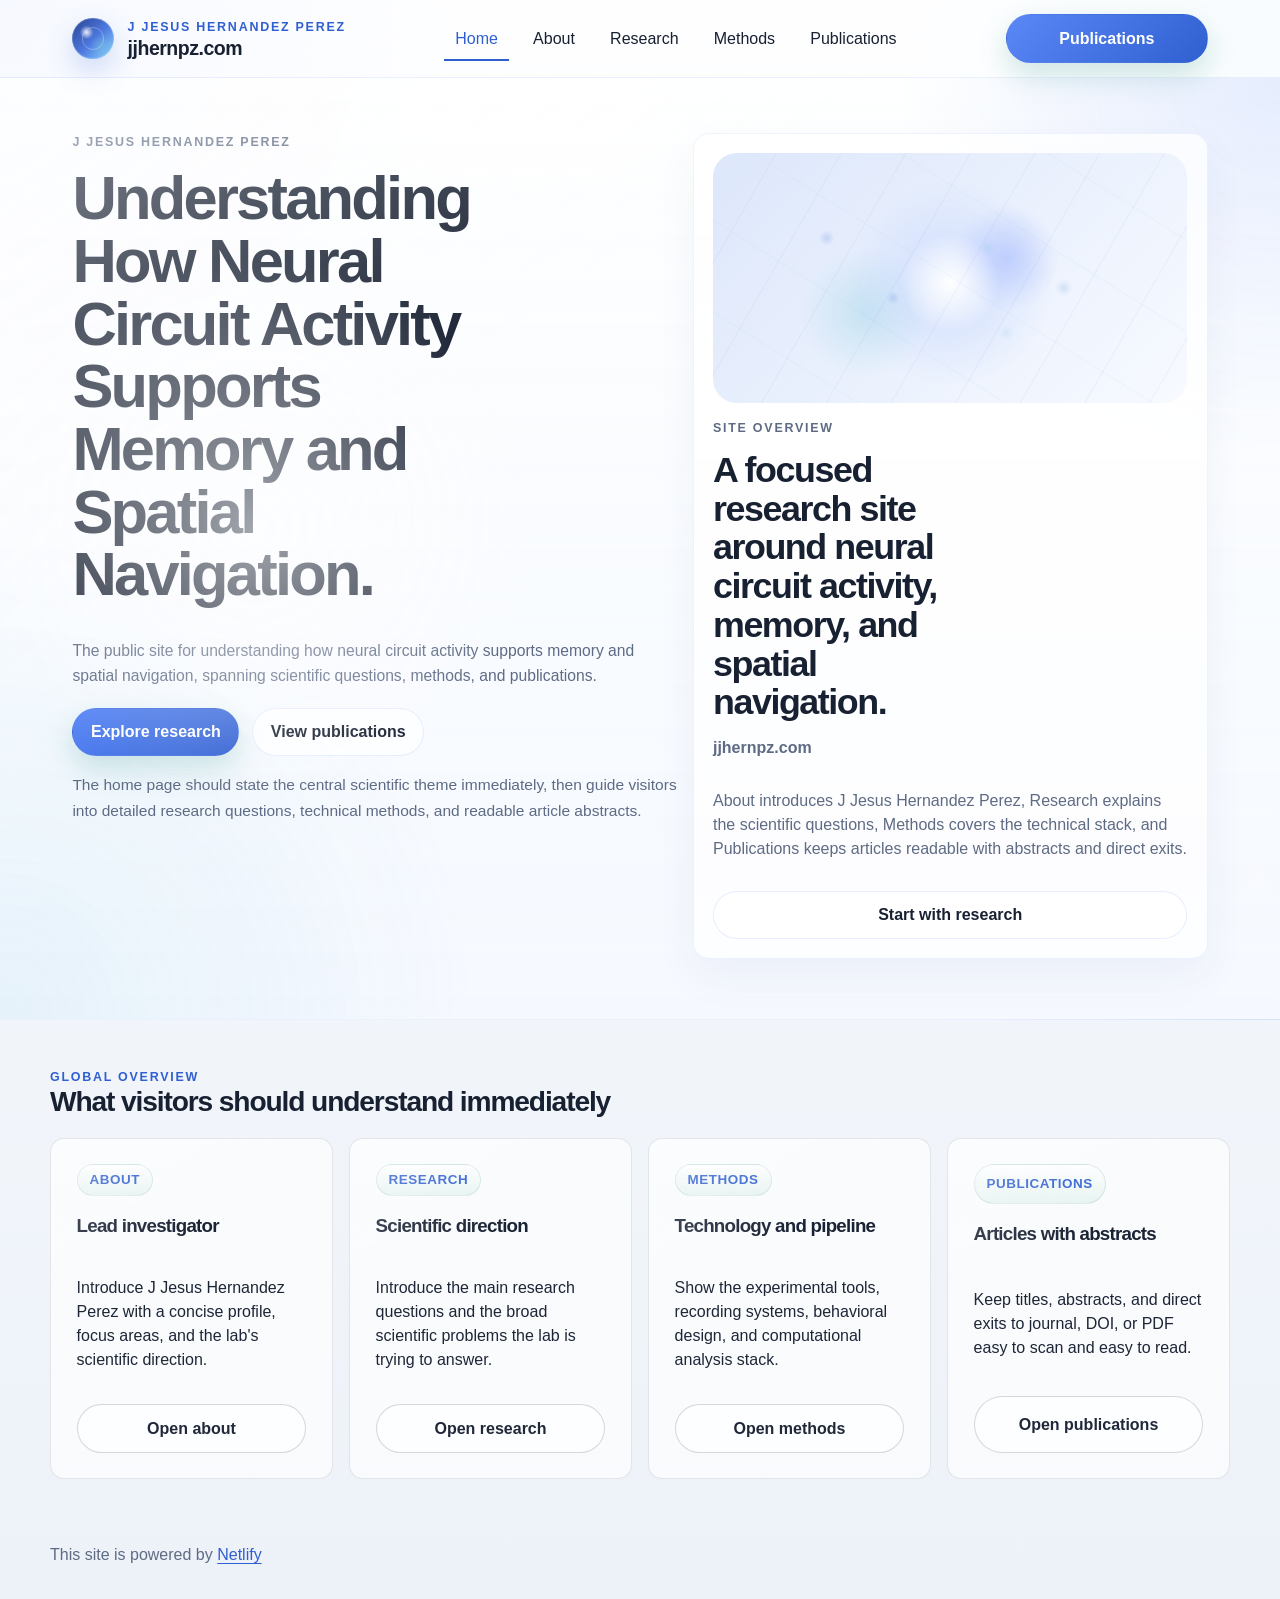
<file: site/index.html>
<!DOCTYPE html>
<html lang="en">
  <head>
    <meta charset="UTF-8" />
    <meta name="viewport" content="width=device-width, initial-scale=1.0" />
    <title>jjhernpz.com</title>
    <link rel="stylesheet" href="./assets/css/site.css" />
  </head>
  <body data-page-slug="home">
    <div class="site-shell">
      <header class="site-header site-header--home" id="top">
        <div class="topbar">
          <a class="brand-lockup" href="./index.html" aria-label="jjhernpz.com home">
            <span class="brand-mark" aria-hidden="true"></span>
            <span class="brand-text">
              <span class="eyebrow">J Jesus Hernandez Perez</span>
              <span class="brand-name">jjhernpz.com</span>
            </span>
          </a>

          <nav class="site-nav" aria-label="Main navigation">
            <ul>
              <li><a href="./index.html" aria-current="page">Home</a></li>
              <li><a href="./about/">About</a></li>
              <li><a href="./research/">Research</a></li>
              <li><a href="./methods/">Methods</a></li>
              <li><a href="./publications/">Publications</a></li>
            </ul>
          </nav>

          <a class="button nav-cta" href="./publications/" aria-label="Open publications">
            <span class="nav-cta-label">Publications</span>
            <span class="nav-cta-icon" aria-hidden="true"></span>
          </a>
        </div>

        <section class="hero hero--home reveal" data-delay="1">
          <div class="hero-grid hero-grid--home">
            <div class="hero-copy">
              <p class="eyebrow">J Jesus Hernandez Perez</p>
              <h1 class="site-title">Understanding How Neural Circuit Activity Supports Memory and Spatial Navigation.</h1>
              <p class="site-subtitle">
                The public site for understanding how neural circuit activity supports memory and spatial navigation,
                spanning scientific questions, methods, and publications.
              </p>
              <div class="action-row">
                <a class="button" href="./research/">Explore research</a>
                <a class="button secondary" href="./publications/">View publications</a>
              </div>
              <p class="hero-support-text">
                The home page should state the central scientific theme immediately, then guide visitors into detailed
                research questions, technical methods, and readable article abstracts.
              </p>
            </div>

            <aside class="hero-feature-card">
              <div class="hero-feature-media" aria-hidden="true"></div>
              <div class="hero-feature-copy">
                <p class="eyebrow">Site Overview</p>
                <h2 class="hero-feature-title">A focused research site around neural circuit activity, memory, and spatial navigation.</h2>
                <p class="hero-feature-meta">jjhernpz.com</p>
                <p class="muted">
                  About introduces J Jesus Hernandez Perez, Research explains the scientific questions, Methods covers
                  the technical stack, and Publications keeps articles readable with abstracts and direct exits.
                </p>
                <a class="button secondary" href="./research/">Start with research</a>
              </div>
            </aside>
          </div>
        </section>
      </header>

      <main class="site-main stack">
        <section class="stack reveal" data-delay="2" aria-labelledby="home-example-title">
          <div class="section-header">
            <div>
              <p class="eyebrow">Global Overview</p>
              <h2 class="section-title" id="home-example-title">What visitors should understand immediately</h2>
            </div>
          </div>

          <div class="content-grid">
            <article class="card content-card">
              <div class="meta-row">
                <span class="pill">About</span>
              </div>
              <div class="stack">
                <h3 class="card-title">Lead investigator</h3>
                <p>Introduce J Jesus Hernandez Perez with a concise profile, focus areas, and the lab's scientific direction.</p>
              </div>
              <a class="button secondary" href="./about/">Open about</a>
            </article>

            <article class="card content-card">
              <div class="meta-row">
                <span class="pill">Research</span>
              </div>
              <div class="stack">
                <h3 class="card-title">Scientific direction</h3>
                <p>Introduce the main research questions and the broad scientific problems the lab is trying to answer.</p>
              </div>
              <a class="button secondary" href="./research/">Open research</a>
            </article>

            <article class="card content-card">
              <div class="meta-row">
                <span class="pill">Methods</span>
              </div>
              <div class="stack">
                <h3 class="card-title">Technology and pipeline</h3>
                <p>Show the experimental tools, recording systems, behavioral design, and computational analysis stack.</p>
              </div>
              <a class="button secondary" href="./methods/">Open methods</a>
            </article>

            <article class="card content-card">
              <div class="meta-row">
                <span class="pill">Publications</span>
              </div>
              <div class="stack">
                <h3 class="card-title">Articles with abstracts</h3>
                <p>Keep titles, abstracts, and direct exits to journal, DOI, or PDF easy to scan and easy to read.</p>
              </div>
              <a class="button secondary" href="./publications/">Open publications</a>
            </article>
          </div>
        </section>
      </main>

      <footer class="footer">
        <p>
          This site is powered by
          <a href="https://netlify.com" rel="noopener noreferrer">Netlify</a>
        </p>
      </footer>
    </div>

    <script type="module" src="./assets/js/ui-preferences.js"></script>
    <script type="module" src="./assets/js/mobile-nav.js"></script>
  </body>
</html>
</file>
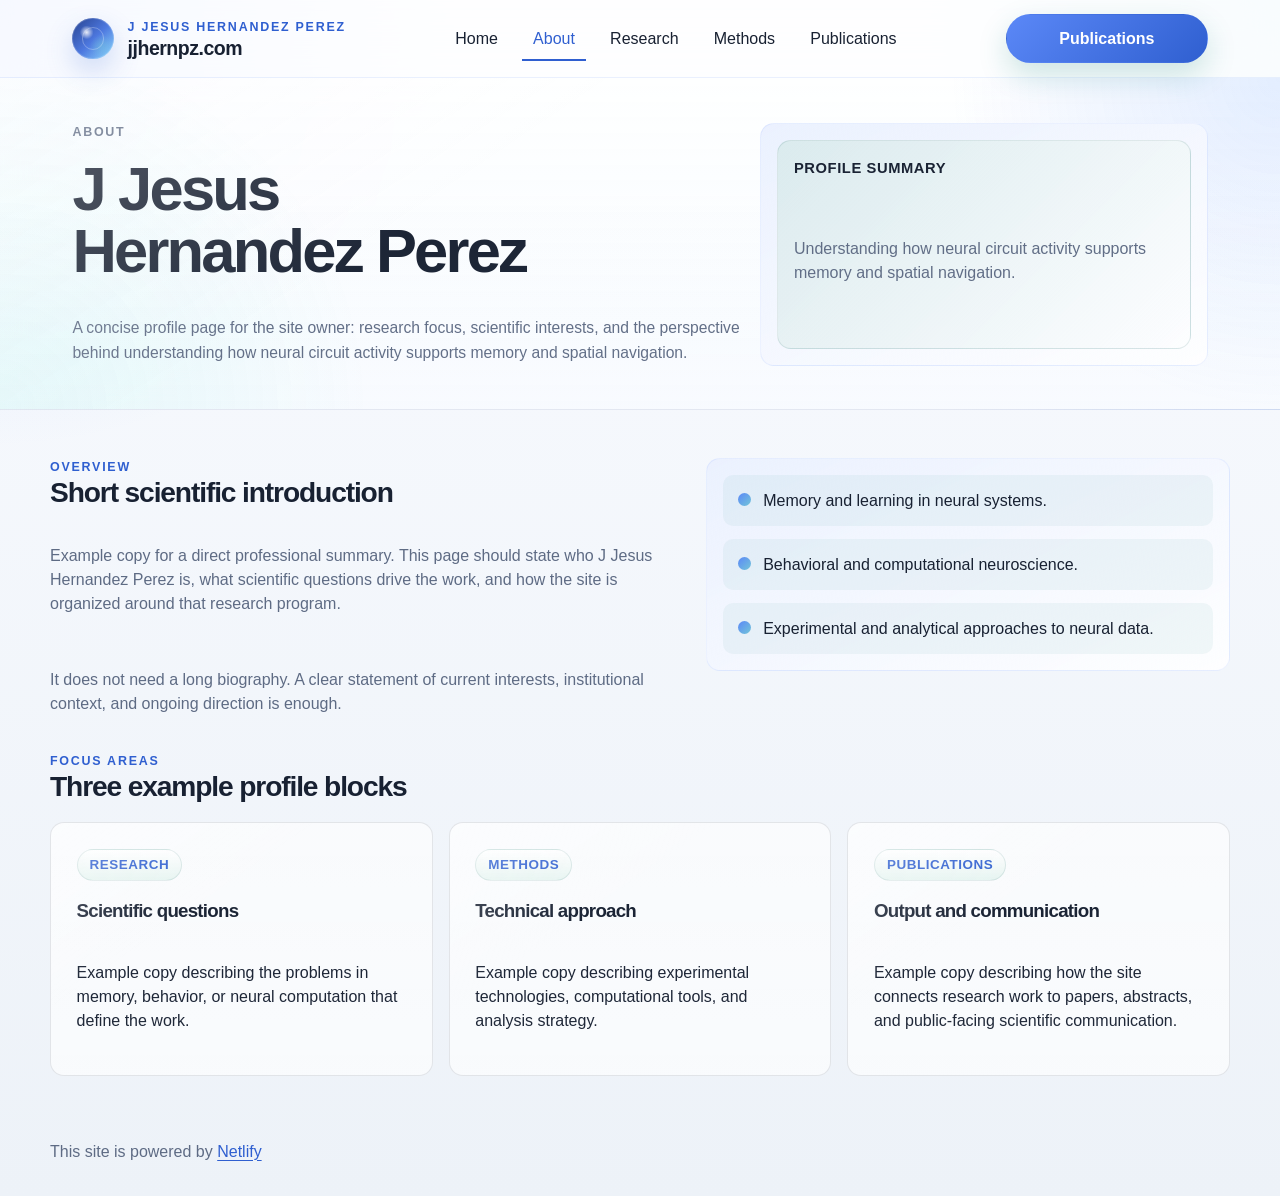
<file: site/about/index.html>
<!DOCTYPE html>
<html lang="en">
  <head>
    <meta charset="UTF-8" />
    <meta name="viewport" content="width=device-width, initial-scale=1.0" />
    <title>jjhernpz.com | About</title>
    <link rel="stylesheet" href="../assets/css/site.css" />
  </head>
  <body data-page-slug="about">
    <div class="site-shell">
      <header class="site-header site-header--home" id="top">
        <div class="topbar">
          <a class="brand-lockup" href="../index.html" aria-label="jjhernpz.com home">
            <span class="brand-mark" aria-hidden="true"></span>
            <span class="brand-text">
              <span class="eyebrow">J Jesus Hernandez Perez</span>
              <span class="brand-name">jjhernpz.com</span>
            </span>
          </a>

          <nav class="site-nav" aria-label="Section navigation">
            <ul>
              <li><a href="../index.html">Home</a></li>
              <li><a href="./" aria-current="page">About</a></li>
              <li><a href="../research/">Research</a></li>
              <li><a href="../methods/">Methods</a></li>
              <li><a href="../publications/">Publications</a></li>
            </ul>
          </nav>

          <a class="button nav-cta" href="../publications/" aria-label="Open publications">
            <span class="nav-cta-label">Publications</span>
            <span class="nav-cta-icon" aria-hidden="true"></span>
          </a>
        </div>

        <section class="hero hero--section reveal" data-delay="1">
          <div class="hero-grid hero-grid--section">
            <div class="hero-copy">
              <p class="eyebrow">About</p>
              <h1 class="site-title">J Jesus Hernandez Perez</h1>
              <p class="site-subtitle">
                A concise profile page for the site owner: research focus, scientific interests, and the perspective
                behind understanding how neural circuit activity supports memory and spatial navigation.
              </p>
            </div>

            <aside class="hero-panel">
              <div class="surface-strip">
                <strong>Profile summary</strong>
                <p class="muted">Understanding how neural circuit activity supports memory and spatial navigation.</p>
              </div>
            </aside>
          </div>
        </section>
      </header>

      <main class="site-main stack">
        <section class="split-grid reveal" data-delay="2" aria-labelledby="about-overview-title">
          <div class="stack">
            <div class="section-header">
              <div>
                <p class="eyebrow">Overview</p>
                <h2 class="section-title" id="about-overview-title">Short scientific introduction</h2>
              </div>
            </div>
            <p class="muted">
              Example copy for a direct professional summary. This page should state who J Jesus Hernandez Perez is,
              what scientific questions drive the work, and how the site is organized around that research program.
            </p>
            <p class="muted">
              It does not need a long biography. A clear statement of current interests, institutional context, and
              ongoing direction is enough.
            </p>
          </div>

          <aside class="hero-panel">
            <ul class="signal-list signal-list--compact">
              <li>Memory and learning in neural systems.</li>
              <li>Behavioral and computational neuroscience.</li>
              <li>Experimental and analytical approaches to neural data.</li>
            </ul>
          </aside>
        </section>

        <section class="stack reveal" data-delay="3" aria-labelledby="about-focus-title">
          <div class="section-header">
            <div>
              <p class="eyebrow">Focus Areas</p>
              <h2 class="section-title" id="about-focus-title">Three example profile blocks</h2>
            </div>
          </div>

          <div class="content-grid">
            <article class="card content-card">
              <div class="meta-row">
                <span class="pill">Research</span>
              </div>
              <div class="stack">
                <h3 class="card-title">Scientific questions</h3>
                <p>Example copy describing the problems in memory, behavior, or neural computation that define the work.</p>
              </div>
            </article>

            <article class="card content-card">
              <div class="meta-row">
                <span class="pill">Methods</span>
              </div>
              <div class="stack">
                <h3 class="card-title">Technical approach</h3>
                <p>Example copy describing experimental technologies, computational tools, and analysis strategy.</p>
              </div>
            </article>

            <article class="card content-card">
              <div class="meta-row">
                <span class="pill">Publications</span>
              </div>
              <div class="stack">
                <h3 class="card-title">Output and communication</h3>
                <p>Example copy describing how the site connects research work to papers, abstracts, and public-facing scientific communication.</p>
              </div>
            </article>
          </div>
        </section>
      </main>

      <footer class="footer">
        <p>
          This site is powered by
          <a href="https://netlify.com" rel="noopener noreferrer">Netlify</a>
        </p>
      </footer>
    </div>

    <script type="module" src="../assets/js/ui-preferences.js"></script>
    <script type="module" src="../assets/js/mobile-nav.js"></script>
  </body>
</html>
</file>
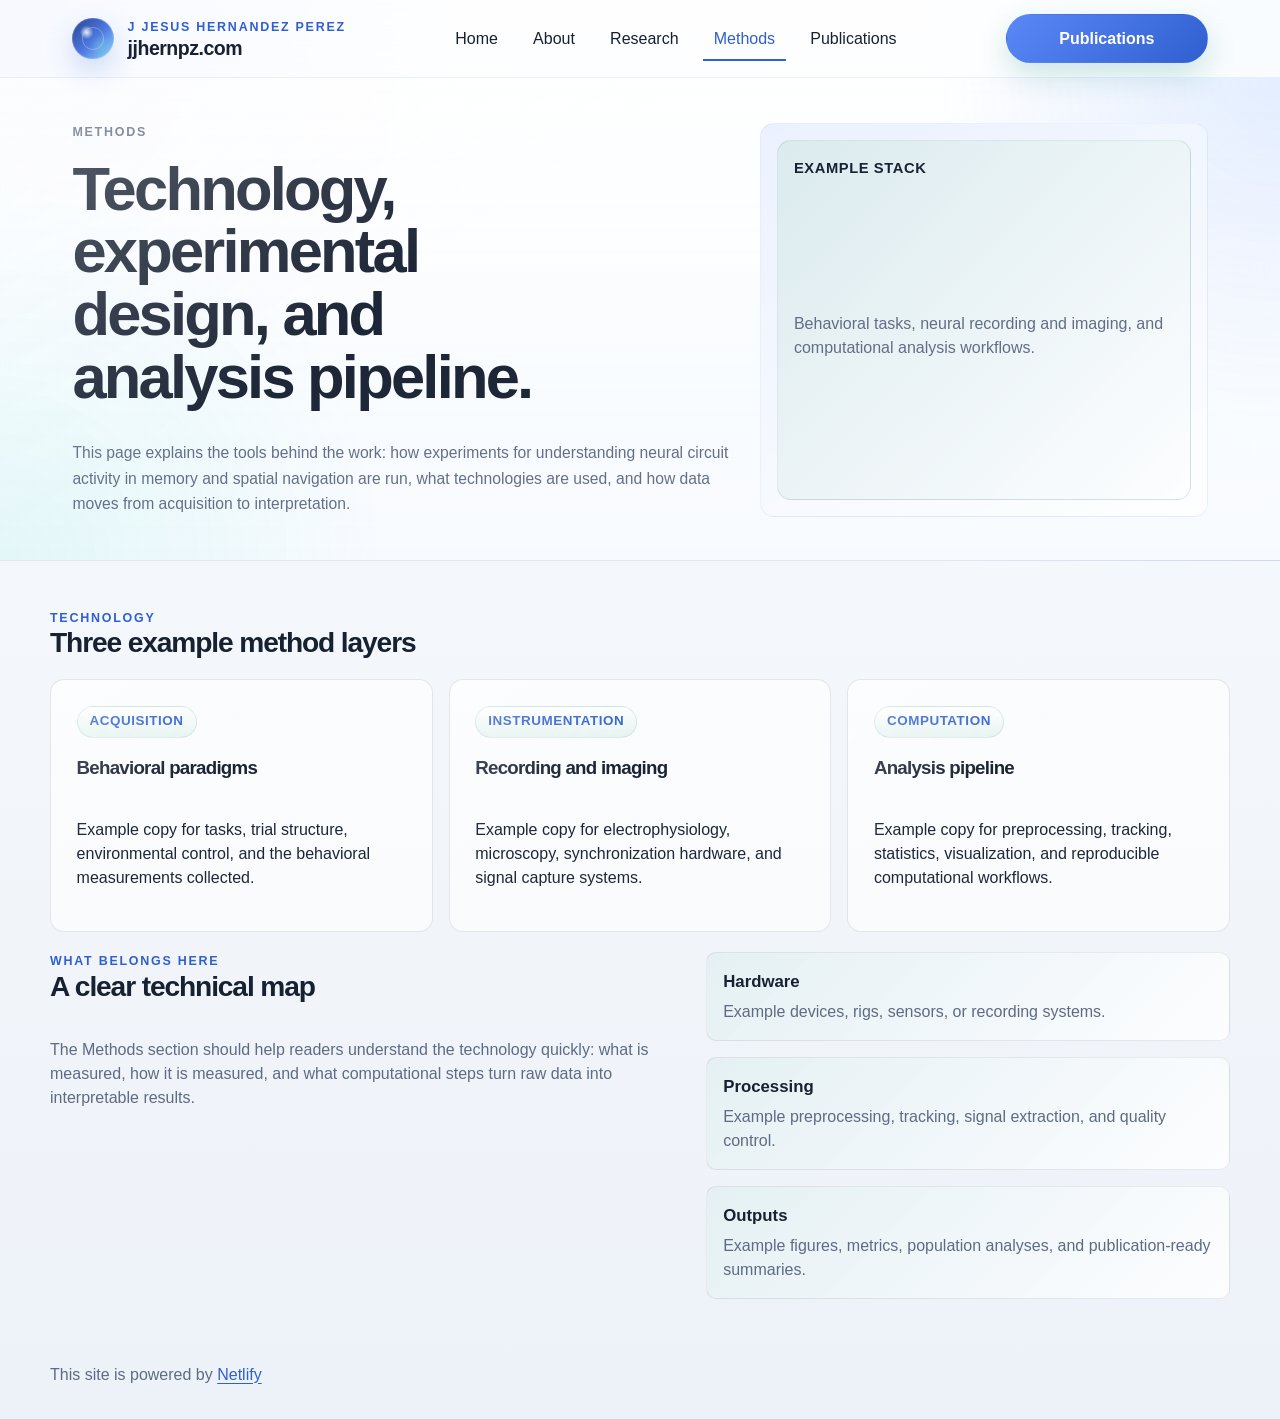
<file: site/methods/index.html>
<!DOCTYPE html>
<html lang="en">
  <head>
    <meta charset="UTF-8" />
    <meta name="viewport" content="width=device-width, initial-scale=1.0" />
    <title>jjhernpz.com | Methods</title>
    <link rel="stylesheet" href="../assets/css/site.css" />
  </head>
  <body data-page-slug="methods">
    <div class="site-shell">
      <header class="site-header site-header--home" id="top">
        <div class="topbar">
          <a class="brand-lockup" href="../index.html" aria-label="jjhernpz.com home">
            <span class="brand-mark" aria-hidden="true"></span>
            <span class="brand-text">
              <span class="eyebrow">J Jesus Hernandez Perez</span>
              <span class="brand-name">jjhernpz.com</span>
            </span>
          </a>

          <nav class="site-nav" aria-label="Section navigation">
            <ul>
              <li><a href="../index.html">Home</a></li>
              <li><a href="../about/">About</a></li>
              <li><a href="../research/">Research</a></li>
              <li><a href="./" aria-current="page">Methods</a></li>
              <li><a href="../publications/">Publications</a></li>
            </ul>
          </nav>

          <a class="button nav-cta" href="../publications/" aria-label="Open publications">
            <span class="nav-cta-label">Publications</span>
            <span class="nav-cta-icon" aria-hidden="true"></span>
          </a>
        </div>

        <section class="hero hero--section reveal" data-delay="1">
          <div class="hero-grid hero-grid--section">
            <div class="hero-copy">
              <p class="eyebrow">Methods</p>
              <h1 class="site-title">Technology, experimental design, and analysis pipeline.</h1>
              <p class="site-subtitle">
                This page explains the tools behind the work: how experiments for understanding neural circuit activity
                in memory and spatial navigation are run, what technologies are used, and how data moves from
                acquisition to interpretation.
              </p>
            </div>

            <aside class="hero-panel">
              <div class="surface-strip">
                <strong>Example stack</strong>
                <p class="muted">Behavioral tasks, neural recording and imaging, and computational analysis workflows.</p>
              </div>
            </aside>
          </div>
        </section>
      </header>

      <main class="site-main stack">
        <section class="stack reveal" data-delay="2" aria-labelledby="methods-stack-title">
          <div class="section-header">
            <div>
              <p class="eyebrow">Technology</p>
              <h2 class="section-title" id="methods-stack-title">Three example method layers</h2>
            </div>
          </div>

          <div class="content-grid">
            <article class="card content-card">
              <div class="meta-row">
                <span class="pill">Acquisition</span>
              </div>
              <div class="stack">
                <h3 class="card-title">Behavioral paradigms</h3>
                <p>Example copy for tasks, trial structure, environmental control, and the behavioral measurements collected.</p>
              </div>
            </article>

            <article class="card content-card">
              <div class="meta-row">
                <span class="pill">Instrumentation</span>
              </div>
              <div class="stack">
                <h3 class="card-title">Recording and imaging</h3>
                <p>Example copy for electrophysiology, microscopy, synchronization hardware, and signal capture systems.</p>
              </div>
            </article>

            <article class="card content-card">
              <div class="meta-row">
                <span class="pill">Computation</span>
              </div>
              <div class="stack">
                <h3 class="card-title">Analysis pipeline</h3>
                <p>Example copy for preprocessing, tracking, statistics, visualization, and reproducible computational workflows.</p>
              </div>
            </article>
          </div>
        </section>

        <section class="split-grid reveal" data-delay="3" aria-labelledby="methods-structure-title">
          <div class="stack">
            <div class="section-header">
              <div>
                <p class="eyebrow">What Belongs Here</p>
                <h2 class="section-title" id="methods-structure-title">A clear technical map</h2>
              </div>
            </div>
            <p class="muted">
              The Methods section should help readers understand the technology quickly: what is measured, how it is
              measured, and what computational steps turn raw data into interpretable results.
            </p>
          </div>

          <div class="quick-map">
            <article class="map-card">
              <strong>Hardware</strong>
              <span>Example devices, rigs, sensors, or recording systems.</span>
            </article>
            <article class="map-card">
              <strong>Processing</strong>
              <span>Example preprocessing, tracking, signal extraction, and quality control.</span>
            </article>
            <article class="map-card">
              <strong>Outputs</strong>
              <span>Example figures, metrics, population analyses, and publication-ready summaries.</span>
            </article>
          </div>
        </section>
      </main>

      <footer class="footer">
        <p>
          This site is powered by
          <a href="https://netlify.com" rel="noopener noreferrer">Netlify</a>
        </p>
      </footer>
    </div>

    <script type="module" src="../assets/js/ui-preferences.js"></script>
    <script type="module" src="../assets/js/mobile-nav.js"></script>
  </body>
</html>
</file>
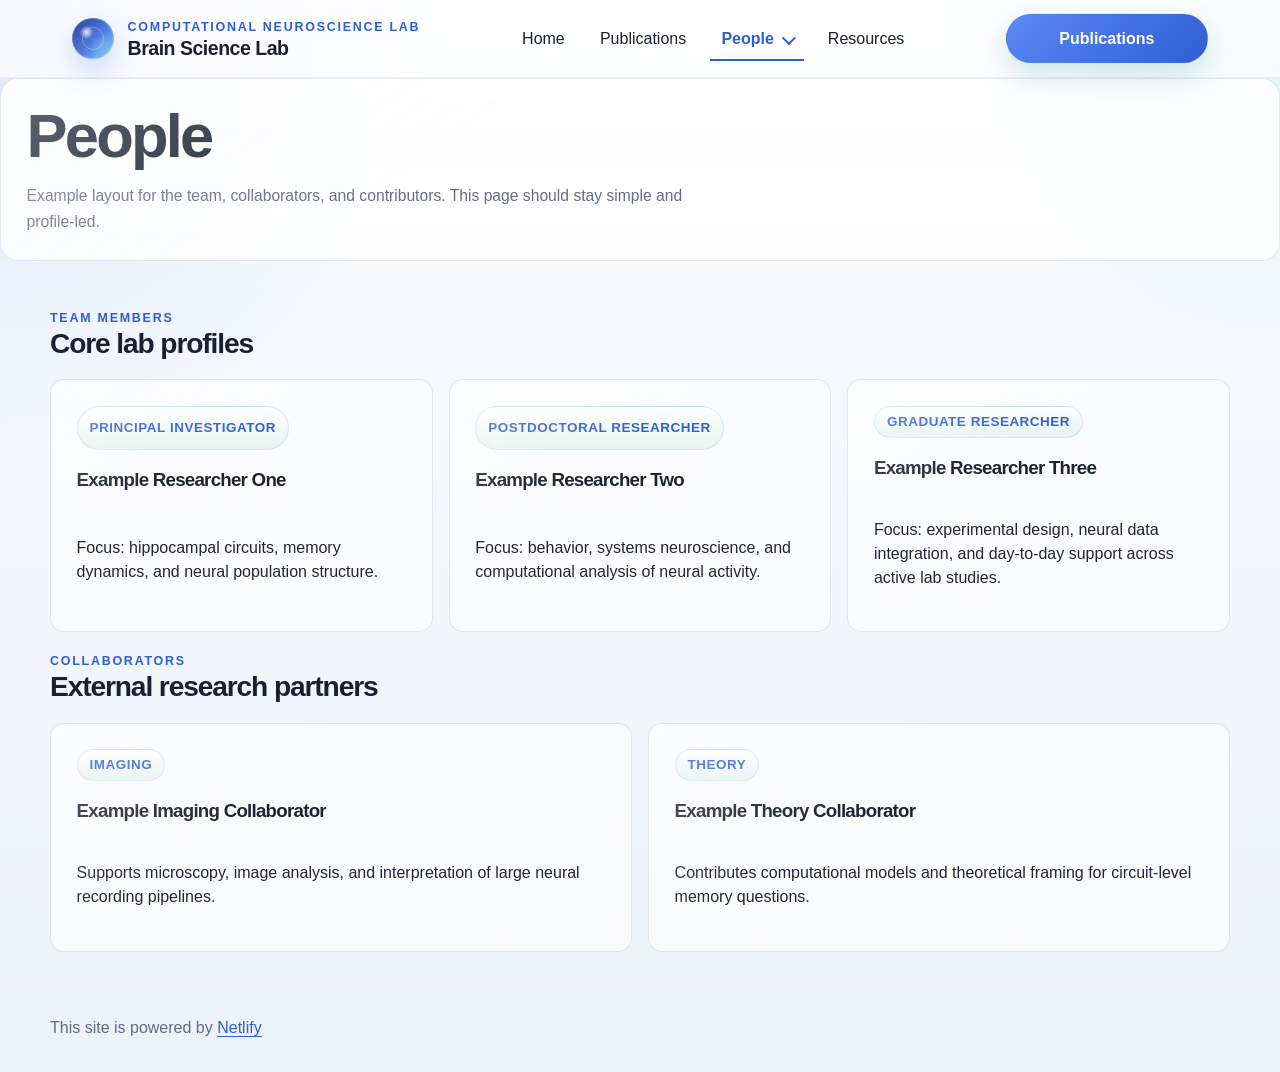
<file: site/people/index.html>
<!DOCTYPE html>
<html lang="en">
  <head>
    <meta charset="UTF-8" />
    <meta name="viewport" content="width=device-width, initial-scale=1.0" />
    <title>Brain Lab | People</title>
    <link rel="stylesheet" href="../assets/css/site.css" />
  </head>
  <body data-page-slug="people">
    <div class="site-shell">
      <header class="site-header site-header--home">
        <div class="topbar">
          <a class="brand-lockup" href="../index.html" aria-label="Brain Lab home">
            <span class="brand-mark" aria-hidden="true"></span>
            <span class="brand-text">
              <span class="eyebrow">Computational Neuroscience Lab</span>
              <span class="brand-name">Brain Science Lab</span>
            </span>
          </a>

          <nav class="site-nav" aria-label="Section navigation">
            <ul>
              <li><a href="../index.html">Home</a></li>
              <li><a href="../publications/">Publications</a></li>
              <li class="nav-dropdown is-current">
                <details>
                  <summary>People</summary>
                  <div class="nav-dropdown-menu">
                    <a href="./">Overview</a>
                    <a href="#team">Team Members</a>
                    <a href="#collaborators">Collaborators</a>
                  </div>
                </details>
              </li>
              <li><a href="../resources/">Resources</a></li>
            </ul>
          </nav>

          <a class="button nav-cta" href="../publications/" aria-label="Open publications">
            <span class="nav-cta-label">Publications</span>
            <span class="nav-cta-icon" aria-hidden="true"></span>
          </a>
        </div>

        <section class="hero reveal" data-delay="1">
          <h1 class="site-title">People</h1>
          <p class="site-subtitle">
            Example layout for the team, collaborators, and contributors. This page should stay simple and profile-led.
          </p>
        </section>
      </header>

      <main class="site-main stack">
        <section class="stack reveal" data-delay="2" aria-labelledby="people-example-title" id="team">
          <div class="section-header">
            <div>
              <p class="eyebrow">Team Members</p>
              <h2 class="section-title" id="people-example-title">Core lab profiles</h2>
            </div>
          </div>

          <div class="content-grid">
            <article class="card content-card">
              <div class="meta-row">
                <span class="pill">Principal Investigator</span>
              </div>
              <div class="stack">
                <h3 class="card-title">Example Researcher One</h3>
                <p>Focus: hippocampal circuits, memory dynamics, and neural population structure.</p>
              </div>
            </article>

            <article class="card content-card">
              <div class="meta-row">
                <span class="pill">Postdoctoral Researcher</span>
              </div>
              <div class="stack">
                <h3 class="card-title">Example Researcher Two</h3>
                <p>Focus: behavior, systems neuroscience, and computational analysis of neural activity.</p>
              </div>
            </article>

            <article class="card content-card">
              <div class="meta-row">
                <span class="pill">Graduate Researcher</span>
              </div>
              <div class="stack">
                <h3 class="card-title">Example Researcher Three</h3>
                <p>Focus: experimental design, neural data integration, and day-to-day support across active lab studies.</p>
              </div>
            </article>
          </div>
        </section>

        <section class="stack reveal" data-delay="3" aria-labelledby="people-collaborators-title" id="collaborators">
          <div class="section-header">
            <div>
              <p class="eyebrow">Collaborators</p>
              <h2 class="section-title" id="people-collaborators-title">External research partners</h2>
            </div>
          </div>

          <div class="content-grid">
            <article class="card content-card">
              <div class="meta-row">
                <span class="pill">Imaging</span>
              </div>
              <div class="stack">
                <h3 class="card-title">Example Imaging Collaborator</h3>
                <p>Supports microscopy, image analysis, and interpretation of large neural recording pipelines.</p>
              </div>
            </article>

            <article class="card content-card">
              <div class="meta-row">
                <span class="pill">Theory</span>
              </div>
              <div class="stack">
                <h3 class="card-title">Example Theory Collaborator</h3>
                <p>Contributes computational models and theoretical framing for circuit-level memory questions.</p>
              </div>
            </article>
          </div>
        </section>
      </main>

      <footer class="footer">
        <p>
          This site is powered by
          <a href="https://netlify.com" rel="noopener noreferrer">Netlify</a>
        </p>
      </footer>
    </div>

    <script type="module" src="../assets/js/ui-preferences.js"></script>
    <script type="module" src="../assets/js/mobile-nav.js"></script>
  </body>
</html>
</file>
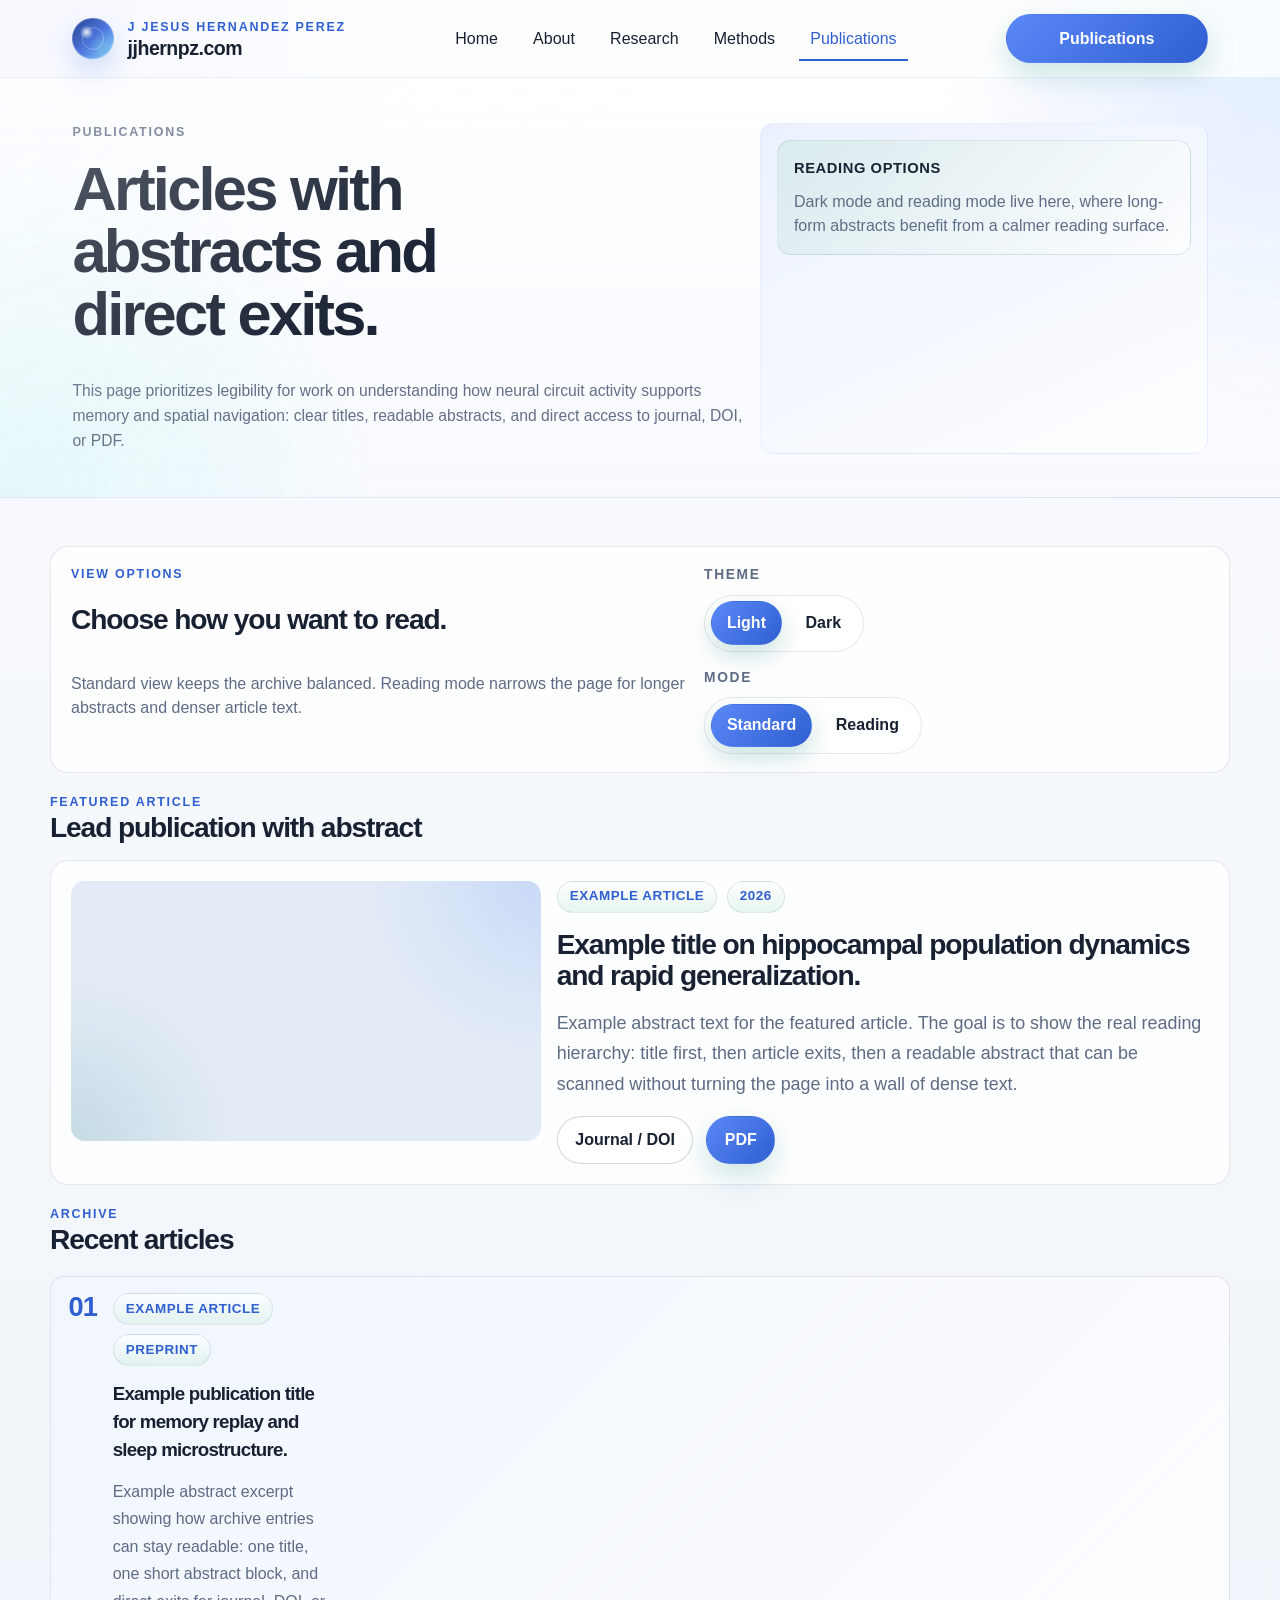
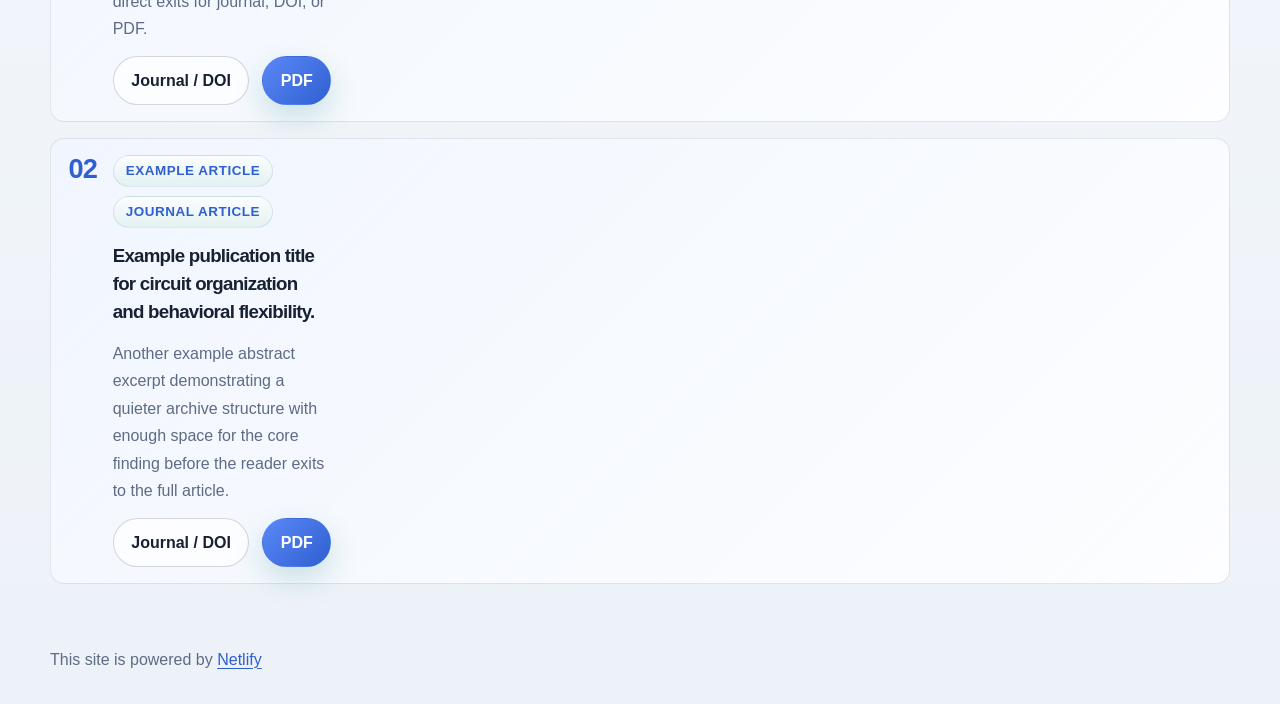
<file: site/publications/index.html>
<!DOCTYPE html>
<html lang="en">
  <head>
    <meta charset="UTF-8" />
    <meta name="viewport" content="width=device-width, initial-scale=1.0" />
    <title>jjhernpz.com | Publications</title>
    <link rel="stylesheet" href="../assets/css/site.css" />
  </head>
  <body data-page-slug="publications">
    <div class="site-shell">
      <header class="site-header site-header--home" id="top">
        <div class="topbar">
          <a class="brand-lockup" href="../index.html" aria-label="jjhernpz.com home">
            <span class="brand-mark" aria-hidden="true"></span>
            <span class="brand-text">
              <span class="eyebrow">J Jesus Hernandez Perez</span>
              <span class="brand-name">jjhernpz.com</span>
            </span>
          </a>

          <nav class="site-nav" aria-label="Section navigation">
            <ul>
              <li><a href="../index.html">Home</a></li>
              <li><a href="../about/">About</a></li>
              <li><a href="../research/">Research</a></li>
              <li><a href="../methods/">Methods</a></li>
              <li><a href="./" aria-current="page">Publications</a></li>
            </ul>
          </nav>

          <a class="button nav-cta" href="./" aria-label="Open publications">
            <span class="nav-cta-label">Publications</span>
            <span class="nav-cta-icon" aria-hidden="true"></span>
          </a>
        </div>

        <section class="hero hero--publications reveal" data-delay="1">
          <div class="hero-grid hero-grid--publications">
            <div class="hero-copy">
              <p class="eyebrow">Publications</p>
              <h1 class="site-title">Articles with abstracts and direct exits.</h1>
              <p class="site-subtitle">
                This page prioritizes legibility for work on understanding how neural circuit activity supports memory
                and spatial navigation: clear titles, readable abstracts, and direct access to journal, DOI, or PDF.
              </p>
            </div>

            <aside class="hero-panel publication-hero-panel">
              <div class="surface-strip">
                <strong>Reading options</strong>
                <p class="muted">Dark mode and reading mode live here, where long-form abstracts benefit from a calmer reading surface.</p>
              </div>
            </aside>
          </div>
        </section>
      </header>

      <main class="site-main stack">
        <section class="publication-tools reveal" data-delay="2">
          <div class="publication-toolbar">
            <div class="stack publication-toolbar-copy">
              <p class="eyebrow">View options</p>
              <h2 class="section-title">Choose how you want to read.</h2>
              <p class="muted">Standard view keeps the archive balanced. Reading mode narrows the page for longer abstracts and denser article text.</p>
            </div>

            <div class="preference-bar" aria-label="Publication reading controls">
              <div class="toggle-cluster" role="group" aria-label="Theme">
                <span class="toggle-label">Theme</span>
                <div class="toggle-group">
                  <button class="toggle-button" type="button" data-theme-choice="light" aria-pressed="false">Light</button>
                  <button class="toggle-button" type="button" data-theme-choice="dark" aria-pressed="false">Dark</button>
                </div>
              </div>

              <div class="toggle-cluster" role="group" aria-label="Reading mode">
                <span class="toggle-label">Mode</span>
                <div class="toggle-group">
                  <button class="toggle-button" type="button" data-reading-choice="default" aria-pressed="false">Standard</button>
                  <button class="toggle-button" type="button" data-reading-choice="focused" aria-pressed="false">Reading</button>
                </div>
              </div>
            </div>
          </div>
        </section>

        <section class="publication-stage reveal" data-delay="2">
          <div class="section-header">
            <div>
              <p class="eyebrow">Featured Article</p>
              <h2 class="section-title">Lead publication with abstract</h2>
            </div>
          </div>

          <article class="featured-publication-card">
            <div class="featured-publication-placeholder" aria-hidden="true"></div>
            <div class="featured-publication-copy">
              <div class="meta-row">
                <span class="pill">Example article</span>
                <span class="pill">2026</span>
              </div>
              <h3 class="section-title">Example title on hippocampal population dynamics and rapid generalization.</h3>
              <p class="publication-summary publication-summary--featured">
                Example abstract text for the featured article. The goal is to show the real reading hierarchy:
                title first, then article exits, then a readable abstract that can be scanned without turning the page
                into a wall of dense text.
              </p>
              <div class="action-row">
                <a class="button secondary" href="#">Journal / DOI</a>
                <a class="button" href="#">PDF</a>
              </div>
            </div>
          </article>
        </section>

        <section class="stack reveal" data-delay="3" aria-labelledby="publication-archive-title">
          <div class="section-header">
            <div>
              <p class="eyebrow">Archive</p>
              <h2 class="section-title" id="publication-archive-title">Recent articles</h2>
            </div>
          </div>

          <div class="publication-list">
            <article class="publication-item">
              <div class="publication-item-index" aria-hidden="true">01</div>
              <div class="publication-item-copy">
                <div class="meta-row">
                  <span class="pill">Example article</span>
                  <span class="pill">Preprint</span>
                </div>
                <h3 class="card-title">Example publication title for memory replay and sleep microstructure.</h3>
                <p class="publication-summary">
                  Example abstract excerpt showing how archive entries can stay readable: one title, one short abstract
                  block, and direct exits for journal, DOI, or PDF.
                </p>
                <div class="action-row">
                  <a class="button secondary" href="#">Journal / DOI</a>
                  <a class="button" href="#">PDF</a>
                </div>
              </div>
            </article>

            <article class="publication-item">
              <div class="publication-item-index" aria-hidden="true">02</div>
              <div class="publication-item-copy">
                <div class="meta-row">
                  <span class="pill">Example article</span>
                  <span class="pill">Journal article</span>
                </div>
                <h3 class="card-title">Example publication title for circuit organization and behavioral flexibility.</h3>
                <p class="publication-summary">
                  Another example abstract excerpt demonstrating a quieter archive structure with enough space for the
                  core finding before the reader exits to the full article.
                </p>
                <div class="action-row">
                  <a class="button secondary" href="#">Journal / DOI</a>
                  <a class="button" href="#">PDF</a>
                </div>
              </div>
            </article>
          </div>
        </section>
      </main>

      <footer class="footer">
        <p>
          This site is powered by
          <a href="https://netlify.com" rel="noopener noreferrer">Netlify</a>
        </p>
      </footer>
    </div>

    <script type="module" src="../assets/js/ui-preferences.js"></script>
    <script type="module" src="../assets/js/mobile-nav.js"></script>
  </body>
</html>
</file>
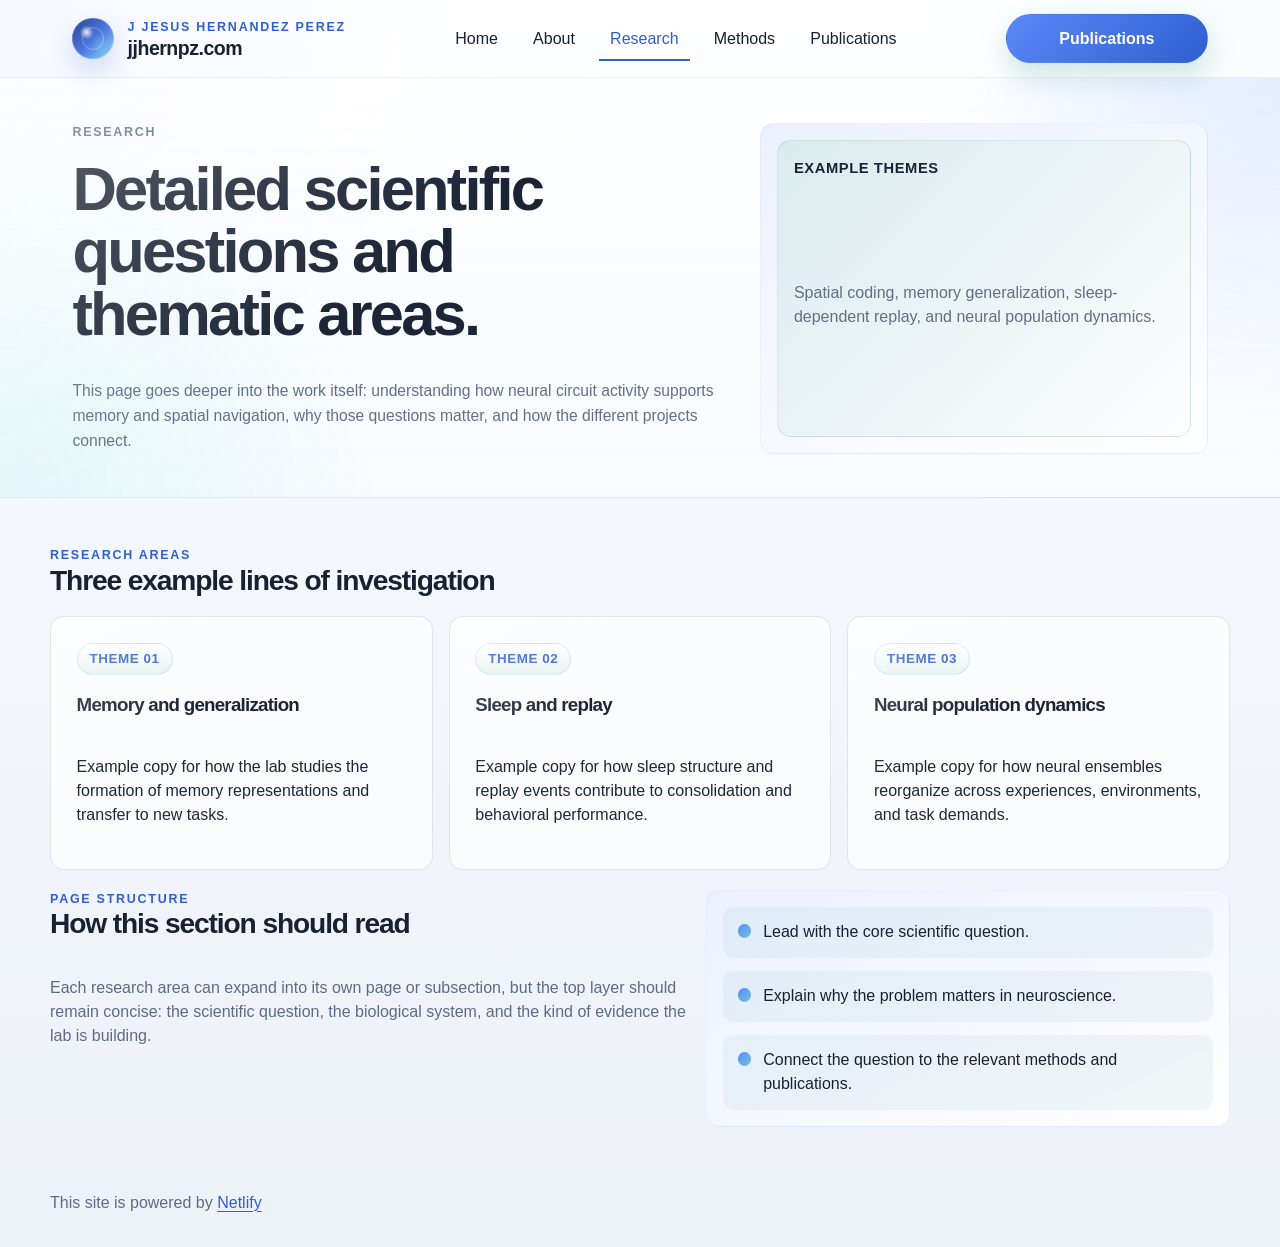
<file: site/research/index.html>
<!DOCTYPE html>
<html lang="en">
  <head>
    <meta charset="UTF-8" />
    <meta name="viewport" content="width=device-width, initial-scale=1.0" />
    <title>jjhernpz.com | Research</title>
    <link rel="stylesheet" href="../assets/css/site.css" />
  </head>
  <body data-page-slug="research">
    <div class="site-shell">
      <header class="site-header site-header--home" id="top">
        <div class="topbar">
          <a class="brand-lockup" href="../index.html" aria-label="jjhernpz.com home">
            <span class="brand-mark" aria-hidden="true"></span>
            <span class="brand-text">
              <span class="eyebrow">J Jesus Hernandez Perez</span>
              <span class="brand-name">jjhernpz.com</span>
            </span>
          </a>

          <nav class="site-nav" aria-label="Section navigation">
            <ul>
              <li><a href="../index.html">Home</a></li>
              <li><a href="../about/">About</a></li>
              <li><a href="./" aria-current="page">Research</a></li>
              <li><a href="../methods/">Methods</a></li>
              <li><a href="../publications/">Publications</a></li>
            </ul>
          </nav>

          <a class="button nav-cta" href="../publications/" aria-label="Open publications">
            <span class="nav-cta-label">Publications</span>
            <span class="nav-cta-icon" aria-hidden="true"></span>
          </a>
        </div>

        <section class="hero hero--section reveal" data-delay="1">
          <div class="hero-grid hero-grid--section">
            <div class="hero-copy">
              <p class="eyebrow">Research</p>
              <h1 class="site-title">Detailed scientific questions and thematic areas.</h1>
              <p class="site-subtitle">
                This page goes deeper into the work itself: understanding how neural circuit activity supports memory
                and spatial navigation, why those questions matter, and how the different projects connect.
              </p>
            </div>

            <aside class="hero-panel">
              <div class="surface-strip">
                <strong>Example themes</strong>
                <p class="muted">Spatial coding, memory generalization, sleep-dependent replay, and neural population dynamics.</p>
              </div>
            </aside>
          </div>
        </section>
      </header>

      <main class="site-main stack">
        <section class="stack reveal" data-delay="2" aria-labelledby="research-themes-title">
          <div class="section-header">
            <div>
              <p class="eyebrow">Research Areas</p>
              <h2 class="section-title" id="research-themes-title">Three example lines of investigation</h2>
            </div>
          </div>

          <div class="content-grid">
            <article class="card content-card">
              <div class="meta-row">
                <span class="pill">Theme 01</span>
              </div>
              <div class="stack">
                <h3 class="card-title">Memory and generalization</h3>
                <p>Example copy for how the lab studies the formation of memory representations and transfer to new tasks.</p>
              </div>
            </article>

            <article class="card content-card">
              <div class="meta-row">
                <span class="pill">Theme 02</span>
              </div>
              <div class="stack">
                <h3 class="card-title">Sleep and replay</h3>
                <p>Example copy for how sleep structure and replay events contribute to consolidation and behavioral performance.</p>
              </div>
            </article>

            <article class="card content-card">
              <div class="meta-row">
                <span class="pill">Theme 03</span>
              </div>
              <div class="stack">
                <h3 class="card-title">Neural population dynamics</h3>
                <p>Example copy for how neural ensembles reorganize across experiences, environments, and task demands.</p>
              </div>
            </article>
          </div>
        </section>

        <section class="split-grid reveal" data-delay="3" aria-labelledby="research-structure-title">
          <div class="stack">
            <div class="section-header">
              <div>
                <p class="eyebrow">Page Structure</p>
                <h2 class="section-title" id="research-structure-title">How this section should read</h2>
              </div>
            </div>
            <p class="muted">
              Each research area can expand into its own page or subsection, but the top layer should remain concise:
              the scientific question, the biological system, and the kind of evidence the lab is building.
            </p>
          </div>

          <aside class="hero-panel">
            <ul class="signal-list signal-list--compact">
              <li>Lead with the core scientific question.</li>
              <li>Explain why the problem matters in neuroscience.</li>
              <li>Connect the question to the relevant methods and publications.</li>
            </ul>
          </aside>
        </section>
      </main>

      <footer class="footer">
        <p>
          This site is powered by
          <a href="https://netlify.com" rel="noopener noreferrer">Netlify</a>
        </p>
      </footer>
    </div>

    <script type="module" src="../assets/js/ui-preferences.js"></script>
    <script type="module" src="../assets/js/mobile-nav.js"></script>
  </body>
</html>
</file>
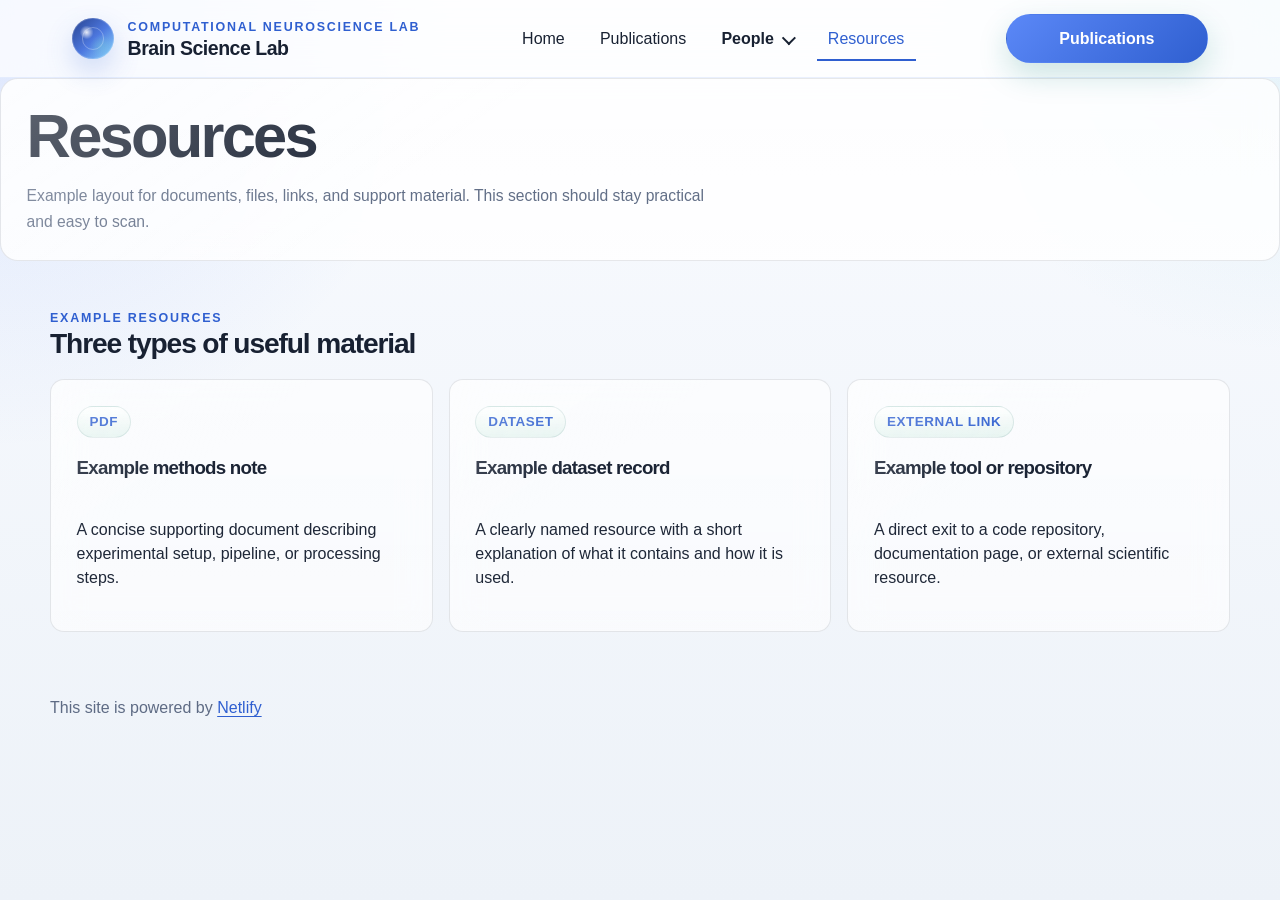
<file: site/resources/index.html>
<!DOCTYPE html>
<html lang="en">
  <head>
    <meta charset="UTF-8" />
    <meta name="viewport" content="width=device-width, initial-scale=1.0" />
    <title>Brain Lab | Resources</title>
    <link rel="stylesheet" href="../assets/css/site.css" />
  </head>
  <body data-page-slug="resources">
    <div class="site-shell">
      <header class="site-header site-header--home">
        <div class="topbar">
          <a class="brand-lockup" href="../index.html" aria-label="Brain Lab home">
            <span class="brand-mark" aria-hidden="true"></span>
            <span class="brand-text">
              <span class="eyebrow">Computational Neuroscience Lab</span>
              <span class="brand-name">Brain Science Lab</span>
            </span>
          </a>

          <nav class="site-nav" aria-label="Section navigation">
            <ul>
              <li><a href="../index.html">Home</a></li>
              <li><a href="../publications/">Publications</a></li>
              <li class="nav-dropdown">
                <details>
                  <summary>People</summary>
                  <div class="nav-dropdown-menu">
                    <a href="../people/">Overview</a>
                    <a href="../people/#team">Team Members</a>
                    <a href="../people/#collaborators">Collaborators</a>
                  </div>
                </details>
              </li>
              <li><a href="./" aria-current="page">Resources</a></li>
            </ul>
          </nav>

          <a class="button nav-cta" href="../publications/" aria-label="Open publications">
            <span class="nav-cta-label">Publications</span>
            <span class="nav-cta-icon" aria-hidden="true"></span>
          </a>
        </div>

        <section class="hero reveal" data-delay="1">
          <h1 class="site-title">Resources</h1>
          <p class="site-subtitle">
            Example layout for documents, files, links, and support material. This section should stay practical and easy to scan.
          </p>
        </section>
      </header>

      <main class="site-main stack">
        <section class="stack reveal" data-delay="2" aria-labelledby="resources-example-title">
          <div class="section-header">
            <div>
              <p class="eyebrow">Example Resources</p>
              <h2 class="section-title" id="resources-example-title">Three types of useful material</h2>
            </div>
          </div>

          <div class="content-grid">
            <article class="card content-card">
              <div class="meta-row">
                <span class="pill">PDF</span>
              </div>
              <div class="stack">
                <h3 class="card-title">Example methods note</h3>
                <p>A concise supporting document describing experimental setup, pipeline, or processing steps.</p>
              </div>
            </article>

            <article class="card content-card">
              <div class="meta-row">
                <span class="pill">Dataset</span>
              </div>
              <div class="stack">
                <h3 class="card-title">Example dataset record</h3>
                <p>A clearly named resource with a short explanation of what it contains and how it is used.</p>
              </div>
            </article>

            <article class="card content-card">
              <div class="meta-row">
                <span class="pill">External link</span>
              </div>
              <div class="stack">
                <h3 class="card-title">Example tool or repository</h3>
                <p>A direct exit to a code repository, documentation page, or external scientific resource.</p>
              </div>
            </article>
          </div>
        </section>
      </main>

      <footer class="footer">
        <p>
          This site is powered by
          <a href="https://netlify.com" rel="noopener noreferrer">Netlify</a>
        </p>
      </footer>
    </div>

    <script type="module" src="../assets/js/ui-preferences.js"></script>
    <script type="module" src="../assets/js/mobile-nav.js"></script>
  </body>
</html>
</file>
<file: site/assets/css/site.css>
:root {
  color-scheme: light;
  --bg: #edf2f8;
  --bg-strong: #e3ebf6;
  --surface: rgba(255, 255, 255, 0.82);
  --surface-strong: #f7faff;
  --surface-tint: rgba(91, 136, 247, 0.08);
  --text: #182132;
  --muted: #5e6b84;
  --line: rgba(24, 33, 50, 0.1);
  --line-strong: rgba(24, 33, 50, 0.18);
  --accent: #5b88f7;
  --accent-strong: #2f5fd0;
  --accent-soft: #dce7ff;
  --spot: #72c5d9;
  --spot-soft: rgba(114, 197, 217, 0.12);
  --danger: #b42318;
  --shadow-lg: 0 18px 44px rgba(49, 68, 109, 0.06);
  --shadow-sm: 0 8px 22px rgba(49, 68, 109, 0.04);
  --radius-xl: 18px;
  --radius-lg: 14px;
  --radius-md: 10px;
  --radius-sm: 8px;
  --content-width: 1180px;
  --font-heading: -apple-system, BlinkMacSystemFont, "SF Pro Display", "SF Pro Text", "Segoe UI", sans-serif;
  --font-body: -apple-system, BlinkMacSystemFont, "SF Pro Text", "Helvetica Neue", "Segoe UI", sans-serif;
}

html[data-theme="dark"] {
  color-scheme: dark;
  --bg: #0b1220;
  --bg-strong: #11192b;
  --surface: rgba(14, 20, 34, 0.84);
  --surface-strong: #141d31;
  --surface-tint: rgba(126, 167, 255, 0.08);
  --text: #edf3ff;
  --muted: #a2b2d1;
  --line: rgba(237, 243, 255, 0.08);
  --line-strong: rgba(237, 243, 255, 0.16);
  --accent: #7ea7ff;
  --accent-strong: #a6c2ff;
  --accent-soft: rgba(126, 167, 255, 0.12);
  --spot: #79d3db;
  --spot-soft: rgba(121, 211, 219, 0.12);
  --shadow-lg: 0 24px 70px rgba(0, 0, 0, 0.34);
  --shadow-sm: 0 14px 36px rgba(0, 0, 0, 0.22);
}

* {
  box-sizing: border-box;
}

html {
  font-family: var(--font-body);
  line-height: 1.5;
}

body {
  margin: 0;
  min-height: 100vh;
  color: var(--text);
  overflow-x: clip;
  font-weight: 400;
  -webkit-font-smoothing: antialiased;
  -moz-osx-font-smoothing: grayscale;
  background:
    radial-gradient(circle at top left, rgba(91, 136, 247, 0.18), transparent 28rem),
    radial-gradient(circle at top right, rgba(114, 197, 217, 0.16), transparent 22rem),
    linear-gradient(180deg, #f9fbff 0%, var(--bg) 100%);
}

html[data-theme="dark"] body {
  background:
    radial-gradient(circle at top left, rgba(126, 167, 255, 0.16), transparent 24rem),
    radial-gradient(circle at top right, rgba(121, 211, 219, 0.14), transparent 20rem),
    linear-gradient(180deg, #070d18 0%, var(--bg) 100%);
}

a {
  color: var(--accent-strong);
  text-underline-offset: 0.2em;
}

img {
  display: block;
  max-width: 100%;
}

code,
input,
textarea,
select,
button {
  font: inherit;
}

::selection {
  background: rgba(14, 124, 114, 0.18);
}

.site-shell {
  width: 100%;
  margin: 0;
}

.site-header {
  padding: 0 0 1.5rem;
}

.site-header--home {
  display: grid;
  gap: 0;
  padding-top: 0;
}

.eyebrow {
  margin: 0;
  color: var(--accent-strong);
  font-size: 0.78rem;
  font-weight: 700;
  letter-spacing: 0.14em;
  text-transform: uppercase;
}

.site-title {
  margin: 0;
  font-family: var(--font-heading);
  font-weight: 700;
  font-size: clamp(2.2rem, 4.8vw, 4rem);
  line-height: 1.02;
  letter-spacing: -0.045em;
  max-width: 14ch;
}

.site-subtitle {
  max-width: 44rem;
  margin: 1rem 0 0;
  color: var(--muted);
  font-size: clamp(0.98rem, 1.05vw, 1.04rem);
  line-height: 1.62;
}

.topbar {
  position: sticky;
  top: 0;
  z-index: 20;
  display: flex;
  flex-wrap: wrap;
  justify-content: space-between;
  align-items: center;
  gap: 1rem 1.25rem;
  width: 100%;
  padding: 0.9rem max(1.4rem, calc((100vw - var(--content-width)) / 2 + 1.4rem));
  border-bottom: 1px solid rgba(91, 136, 247, 0.12);
  background: rgba(255, 255, 255, 0.74);
  backdrop-filter: blur(18px);
  box-shadow: none;
}

.brand-lockup {
  display: inline-flex;
  align-items: center;
  gap: 0.85rem;
  color: inherit;
  text-decoration: none;
}

.brand-mark {
  position: relative;
  width: 2.6rem;
  height: 2.6rem;
  flex: 0 0 auto;
  border-radius: 50%;
  background:
    radial-gradient(circle at 35% 35%, rgba(255, 255, 255, 0.88), transparent 18%),
    radial-gradient(circle at 70% 68%, rgba(114, 197, 217, 0.4), transparent 28%),
    linear-gradient(135deg, #27428f 0%, #4d78df 52%, #8fdcff 100%);
  box-shadow:
    inset 0 0 0 1px rgba(255, 255, 255, 0.18),
    0 12px 28px rgba(47, 95, 208, 0.22);
}

.brand-mark::after {
  content: "";
  position: absolute;
  inset: 0.6rem;
  border-radius: 50%;
  border: 1px solid rgba(255, 255, 255, 0.28);
}

.brand-text {
  display: grid;
  gap: 0.1rem;
}

.brand-name {
  font-family: var(--font-heading);
  font-size: 1.22rem;
  font-weight: 600;
  line-height: 1.05;
  letter-spacing: -0.025em;
}

.site-nav {
  margin: 1.75rem 0 0;
}

.site-nav ul {
  display: flex;
  flex-wrap: wrap;
  gap: 0.8rem;
  padding: 0;
  margin: 0;
  list-style: none;
}

.site-nav a {
  display: inline-flex;
  align-items: center;
  gap: 0.45rem;
  min-height: 2.75rem;
  padding: 0.65rem 0.7rem;
  border: 0;
  border-radius: 0;
  background: transparent;
  box-shadow: none;
  color: var(--text);
  font-weight: 500;
  text-decoration: none;
  transition:
    transform 160ms ease,
    background-color 160ms ease,
    border-color 160ms ease;
}

.site-nav a:hover,
.site-nav a:focus-visible {
  background: transparent;
  transform: translateY(-1px);
}

.site-nav a[aria-current="page"] {
  color: var(--accent-strong);
  box-shadow: inset 0 -2px 0 var(--accent-strong);
}

html[data-theme="dark"] .topbar {
  border-color: rgba(166, 194, 255, 0.1);
  background: rgba(12, 18, 31, 0.8);
}

html[data-theme="dark"] .site-nav a {
  color: var(--text);
}

html[data-theme="dark"] .site-nav a:hover,
html[data-theme="dark"] .site-nav a:focus-visible,
html[data-theme="dark"] .site-nav a[aria-current="page"] {
  background: transparent;
}

.topbar .site-nav {
  margin: 0;
  flex: 1 1 auto;
}

.topbar .site-nav ul {
  justify-content: center;
}

.nav-dropdown {
  position: relative;
}

.nav-dropdown details {
  position: relative;
}

.nav-dropdown summary {
  display: inline-flex;
  align-items: center;
  gap: 0.55rem;
  min-height: 2.75rem;
  padding: 0.65rem 0.7rem;
  border: 0;
  border-radius: 0;
  background: transparent;
  color: var(--text);
  cursor: pointer;
  font-weight: 600;
  list-style: none;
  transition:
    transform 160ms ease,
    background-color 160ms ease,
    border-color 160ms ease;
}

.nav-dropdown summary::-webkit-details-marker {
  display: none;
}

.nav-dropdown summary::after {
  content: "";
  width: 0.5rem;
  height: 0.5rem;
  border-right: 2px solid currentColor;
  border-bottom: 2px solid currentColor;
  transform: rotate(45deg) translateY(-0.08rem);
  transition: transform 160ms ease;
}

.nav-dropdown details[open] summary,
.nav-dropdown.is-current summary,
.nav-dropdown summary:hover,
.nav-dropdown summary:focus-visible {
  background: transparent;
  color: var(--accent-strong);
}

.nav-dropdown.is-current summary {
  box-shadow: inset 0 -2px 0 var(--accent-strong);
}

.nav-dropdown details[open] summary::after {
  transform: rotate(225deg) translateY(-0.02rem);
}

.nav-dropdown-menu {
  position: absolute;
  top: calc(100% + 0.7rem);
  left: 0;
  display: grid;
  gap: 0.3rem;
  min-width: 15rem;
  padding: 0.5rem;
  border: 1px solid rgba(91, 136, 247, 0.14);
  border-radius: 14px;
  background: rgba(255, 255, 255, 0.96);
  backdrop-filter: blur(22px);
  box-shadow: 0 16px 40px rgba(49, 68, 109, 0.08);
}

.nav-dropdown-menu a {
  display: block;
  padding: 0.8rem 0.95rem;
  border-radius: 16px;
  color: var(--text);
  font-weight: 600;
  text-decoration: none;
}

.nav-dropdown-menu a:hover,
.nav-dropdown-menu a:focus-visible {
  background: rgba(91, 136, 247, 0.1);
}

html[data-theme="dark"] .nav-dropdown summary {
  color: var(--text);
}

html[data-theme="dark"] .nav-dropdown details[open] summary,
html[data-theme="dark"] .nav-dropdown.is-current summary,
html[data-theme="dark"] .nav-dropdown summary:hover,
html[data-theme="dark"] .nav-dropdown summary:focus-visible {
  border-color: rgba(166, 194, 255, 0.18);
  background: rgba(166, 194, 255, 0.08);
}

html[data-theme="dark"] .nav-dropdown-menu {
  border-color: rgba(166, 194, 255, 0.14);
  background: rgba(15, 22, 37, 0.94);
}

.nav-cta {
  display: inline-flex;
  align-items: center;
  justify-content: center;
  gap: 0.55rem;
  min-width: 12.6rem;
  white-space: nowrap;
}

.nav-cta-label {
  display: inline;
}

.nav-cta-icon {
  display: none;
  position: relative;
  width: 0.92rem;
  height: 1.08rem;
  flex: 0 0 auto;
  border: 1.7px solid currentColor;
  border-radius: 0.14rem;
}

.nav-cta-icon::before,
.nav-cta-icon::after {
  content: "";
  position: absolute;
}

.nav-cta-icon::before {
  left: 0.16rem;
  right: 0.16rem;
  top: 0.24rem;
  height: 1.4px;
  background: currentColor;
  box-shadow:
    0 0.2rem 0 currentColor,
    0 0.4rem 0 currentColor;
}

.nav-cta-icon::after {
  top: -0.02rem;
  right: -0.02rem;
  width: 0.22rem;
  height: 0.22rem;
  border-top: 1.7px solid currentColor;
  border-right: 1.7px solid currentColor;
  background: transparent;
}

.mobile-nav-toggle,
.mobile-nav-shell {
  display: none;
}

.visually-hidden {
  position: absolute;
  width: 1px;
  height: 1px;
  padding: 0;
  margin: -1px;
  overflow: hidden;
  clip: rect(0, 0, 0, 0);
  white-space: nowrap;
  border: 0;
}

.site-main {
  padding: 1.5rem 0 4rem;
}

.site-main > * {
  width: min(calc(100% - 3rem), var(--content-width));
  margin-inline: auto;
}

.stack {
  display: grid;
  gap: 1.25rem;
}

.hero,
.card,
.admin-panel,
.notice {
  position: relative;
  overflow: hidden;
  background: var(--surface);
  border: 1px solid var(--line);
  border-radius: var(--radius-xl);
  box-shadow: none;
  backdrop-filter: blur(16px);
}

.hero::after,
.card::after,
.admin-panel::after,
.notice::after {
  content: "";
  position: absolute;
  inset: 0;
  pointer-events: none;
  background:
    linear-gradient(145deg, rgba(255, 255, 255, 0.32), transparent 36%),
    linear-gradient(180deg, transparent, rgba(255, 255, 255, 0.04));
}

.hero,
.card,
.admin-panel,
.notice {
  padding: 1.6rem;
}

.hero h2,
.section-title,
.card-title,
.admin-title {
  margin: 0;
  font-family: var(--font-heading);
  font-weight: 700;
  letter-spacing: -0.04em;
}

.hero h2 {
  font-size: clamp(1.55rem, 2.8vw, 2.35rem);
  line-height: 1.08;
  max-width: 12ch;
}

.hero p,
.notice p,
.muted {
  color: var(--muted);
}

.section-header {
  display: flex;
  justify-content: space-between;
  align-items: end;
  gap: 1rem;
}

.section-title {
  font-size: clamp(1.34rem, 2.2vw, 1.92rem);
  line-height: 1.12;
}

.hero-grid,
.split-grid,
.metrics-grid,
.composer-grid {
  display: grid;
  gap: 1rem;
}

.hero-copy {
  display: grid;
  gap: 1rem;
  align-content: start;
}

.hero-copy .action-row {
  margin-top: 0.2rem;
}

.hero--home {
  width: 100%;
  padding: 3.4rem max(1.4rem, calc((100vw - var(--content-width)) / 2 + 1.4rem)) 3.7rem;
  border-top: 0;
  border-left: 0;
  border-right: 0;
  border-bottom: 1px solid rgba(91, 136, 247, 0.12);
  border-radius: 0;
  background:
    radial-gradient(circle at top right, rgba(91, 136, 247, 0.14), transparent 24%),
    radial-gradient(circle at bottom left, rgba(114, 197, 217, 0.12), transparent 30%),
    linear-gradient(180deg, rgba(255, 255, 255, 0.86), rgba(245, 248, 255, 0.94));
  color: var(--text);
}

.hero--home::after {
  background:
    linear-gradient(145deg, rgba(255, 255, 255, 0.48), transparent 34%),
    radial-gradient(circle at 20% 48%, rgba(255, 255, 255, 0.6), transparent 24%);
}

.hero--home .eyebrow {
  color: var(--muted);
}

.hero--home .site-title,
.hero--home h2,
.hero--home .section-title,
.hero--home .card-title {
  color: var(--text);
}

.hero--home .site-subtitle,
.hero--home p,
.hero--home .muted {
  color: var(--muted);
}

.hero--home .button.secondary {
  border-color: rgba(91, 136, 247, 0.14);
  background: rgba(255, 255, 255, 0.72);
  color: var(--text);
}

.hero-grid--home {
  align-items: center;
}

html[data-theme="dark"] .hero--home {
  border-color: rgba(166, 194, 255, 0.12);
  border-left: 0;
  border-right: 0;
  border-top: 0;
  background:
    radial-gradient(circle at top right, rgba(126, 167, 255, 0.16), transparent 24%),
    radial-gradient(circle at bottom left, rgba(121, 211, 219, 0.12), transparent 26%),
    linear-gradient(180deg, rgba(11, 18, 32, 0.92), rgba(17, 27, 46, 0.96));
}

html[data-theme="dark"] .hero--home::after {
  background:
    linear-gradient(145deg, rgba(255, 255, 255, 0.06), transparent 32%),
    radial-gradient(circle at 74% 32%, rgba(126, 167, 255, 0.12), transparent 22%);
}

html[data-theme="dark"] .hero--home .site-title,
html[data-theme="dark"] .hero--home h2,
html[data-theme="dark"] .hero--home .section-title,
html[data-theme="dark"] .hero--home .card-title {
  color: #f4f7ff;
}

html[data-theme="dark"] .hero--home .eyebrow,
html[data-theme="dark"] .hero--home .site-subtitle,
html[data-theme="dark"] .hero--home p,
html[data-theme="dark"] .hero--home .muted {
  color: #b5c4df;
}

html[data-theme="dark"] .hero--home .button.secondary {
  border-color: rgba(166, 194, 255, 0.16);
  background: rgba(255, 255, 255, 0.06);
  color: #f4f7ff;
}

.hero--section,
.hero--publications {
  width: 100%;
  padding: 2.8rem max(1.4rem, calc((100vw - var(--content-width)) / 2 + 1.4rem)) 2.7rem;
  border-top: 0;
  border-left: 0;
  border-right: 0;
  border-radius: 0;
  border-color: rgba(32, 66, 138, 0.12);
  background:
    radial-gradient(circle at top right, rgba(80, 139, 255, 0.14), transparent 25%),
    radial-gradient(circle at bottom left, rgba(31, 217, 198, 0.1), transparent 28%),
    linear-gradient(180deg, rgba(255, 255, 255, 0.84), rgba(247, 250, 255, 0.92));
}

html[data-theme="dark"] .hero--section,
html[data-theme="dark"] .hero--publications {
  border-color: rgba(80, 139, 255, 0.14);
  background:
    radial-gradient(circle at top right, rgba(80, 139, 255, 0.16), transparent 24%),
    radial-gradient(circle at bottom left, rgba(46, 227, 212, 0.14), transparent 26%),
    linear-gradient(145deg, rgba(9, 18, 25, 0.92), rgba(13, 28, 38, 0.94));
}

.hero-grid--section,
.hero-grid--publications {
  align-items: start;
}

.publication-hero-panel {
  align-content: start;
}

.hero-stat-band {
  display: grid;
  gap: 0.8rem;
}

.hero-stat {
  display: grid;
  gap: 0.2rem;
  padding: 0.9rem 1rem;
  border: 1px solid rgba(143, 239, 230, 0.14);
  border-radius: var(--radius-md);
  background: rgba(255, 255, 255, 0.05);
}

.hero-stat strong {
  color: #f7fbfd;
  font-size: 1rem;
}

.hero-stat span {
  color: rgba(231, 242, 247, 0.72);
}

.hero-panel {
  display: grid;
  gap: 0.85rem;
  padding: 1rem;
  border: 1px solid rgba(91, 136, 247, 0.1);
  border-radius: var(--radius-lg);
  background:
    linear-gradient(155deg, rgba(91, 136, 247, 0.08), rgba(255, 255, 255, 0.84)),
    var(--surface-strong);
  box-shadow: none;
}

.hero-panel .muted {
  margin: 0;
}

.hero-support-text {
  max-width: 40rem;
  margin: 0;
  font-size: 0.97rem;
  line-height: 1.66;
}

.hero-feature-card {
  display: grid;
  gap: 1rem;
  padding: 1.2rem;
  border: 1px solid rgba(91, 136, 247, 0.1);
  border-radius: 16px;
  background: rgba(255, 255, 255, 0.76);
  box-shadow: 0 18px 44px rgba(49, 68, 109, 0.05);
}

.hero-feature-media {
  position: relative;
  min-height: 250px;
  overflow: hidden;
  border-radius: 24px;
  background:
    radial-gradient(circle at 50% 52%, rgba(255, 255, 255, 0.94), rgba(173, 197, 255, 0.24) 18%, transparent 38%),
    radial-gradient(circle at 62% 42%, rgba(99, 131, 255, 0.3), transparent 16%),
    radial-gradient(circle at 32% 64%, rgba(114, 197, 217, 0.28), transparent 18%),
    linear-gradient(135deg, #dde7fb 0%, #f7faff 100%);
}

.hero-feature-media::before,
.hero-feature-media::after {
  content: "";
  position: absolute;
  inset: 0;
}

.hero-feature-media::before {
  background:
    repeating-linear-gradient(
      120deg,
      transparent 0,
      transparent 54px,
      rgba(47, 95, 208, 0.06) 55px,
      transparent 56px
    ),
    repeating-linear-gradient(
      32deg,
      transparent 0,
      transparent 76px,
      rgba(114, 197, 217, 0.08) 77px,
      transparent 78px
    );
}

.hero-feature-media::after {
  background:
    radial-gradient(circle at 24% 34%, rgba(47, 95, 208, 0.18), transparent 2%),
    radial-gradient(circle at 38% 58%, rgba(47, 95, 208, 0.16), transparent 2%),
    radial-gradient(circle at 58% 38%, rgba(114, 197, 217, 0.18), transparent 2.4%),
    radial-gradient(circle at 74% 54%, rgba(47, 95, 208, 0.14), transparent 2.2%),
    radial-gradient(circle at 62% 72%, rgba(114, 197, 217, 0.16), transparent 2.2%);
}

.hero-feature-copy {
  display: grid;
  gap: 0.85rem;
  align-content: start;
}

.hero-feature-title {
  margin: 0;
  font-family: var(--font-heading);
  font-weight: 700;
  font-size: clamp(1.45rem, 2.1vw, 2rem);
  line-height: 1.12;
  letter-spacing: -0.045em;
}

.hero-feature-meta {
  margin: 0;
  color: var(--accent-strong);
  font-weight: 600;
}

html[data-theme="dark"] .hero-feature-card {
  border-color: rgba(166, 194, 255, 0.1);
  background: rgba(18, 27, 45, 0.86);
}

html[data-theme="dark"] .hero-feature-media {
  background:
    radial-gradient(circle at 50% 52%, rgba(233, 241, 255, 0.12), rgba(126, 167, 255, 0.18) 18%, transparent 38%),
    radial-gradient(circle at 62% 42%, rgba(126, 167, 255, 0.16), transparent 16%),
    radial-gradient(circle at 32% 64%, rgba(121, 211, 219, 0.14), transparent 18%),
    linear-gradient(135deg, #18233b 0%, #0f1728 100%);
}

.hero-visual {
  display: grid;
}

.neuro-stage {
  position: relative;
  min-height: 360px;
  overflow: hidden;
  border: 1px solid rgba(143, 239, 230, 0.14);
  border-radius: calc(var(--radius-xl) - 6px);
  background:
    radial-gradient(circle at 18% 24%, rgba(28, 231, 214, 0.24), transparent 18%),
    radial-gradient(circle at 70% 20%, rgba(59, 130, 246, 0.18), transparent 22%),
    radial-gradient(circle at 74% 72%, rgba(90, 70, 255, 0.14), transparent 24%),
    linear-gradient(145deg, rgba(255, 255, 255, 0.03), transparent 30%),
    linear-gradient(180deg, #07151b 0%, #0b2530 100%);
  box-shadow: inset 0 1px 0 rgba(255, 255, 255, 0.04);
}

.neuro-stage::before,
.neuro-stage::after {
  content: "";
  position: absolute;
  inset: 0;
}

.neuro-stage::before {
  background:
    repeating-linear-gradient(
      90deg,
      transparent 0,
      transparent 48px,
      rgba(143, 239, 230, 0.04) 49px,
      transparent 50px
    ),
    repeating-linear-gradient(
      180deg,
      transparent 0,
      transparent 48px,
      rgba(143, 239, 230, 0.04) 49px,
      transparent 50px
    );
  opacity: 0.7;
}

.neuro-stage::after {
  background:
    radial-gradient(circle at 20% 30%, rgba(255, 255, 255, 0.1), transparent 4%),
    radial-gradient(circle at 45% 62%, rgba(255, 255, 255, 0.08), transparent 3%),
    radial-gradient(circle at 76% 52%, rgba(255, 255, 255, 0.08), transparent 3%),
    radial-gradient(circle at 64% 80%, rgba(255, 255, 255, 0.06), transparent 2.6%);
}

.neuro-node,
.neuro-link,
.neuro-label {
  position: absolute;
}

.neuro-node {
  width: 0.95rem;
  height: 0.95rem;
  border-radius: 50%;
  background: radial-gradient(circle at 30% 30%, #f2fffe, #2ee3d4 48%, #0a3e49 100%);
  box-shadow: 0 0 20px rgba(46, 227, 212, 0.34);
}

.node-a {
  top: 18%;
  left: 18%;
}

.node-b {
  top: 28%;
  left: 72%;
}

.node-c {
  top: 56%;
  left: 36%;
}

.node-d {
  top: 72%;
  left: 78%;
}

.node-e {
  top: 78%;
  left: 14%;
}

.neuro-link {
  height: 1px;
  background: linear-gradient(90deg, rgba(143, 239, 230, 0.1), rgba(143, 239, 230, 0.56), rgba(143, 239, 230, 0.1));
  transform-origin: left center;
}

.link-a {
  top: 20%;
  left: 20%;
  width: 56%;
  transform: rotate(12deg);
}

.link-b {
  top: 58%;
  left: 16%;
  width: 26%;
  transform: rotate(-18deg);
}

.link-c {
  top: 60%;
  left: 38%;
  width: 40%;
  transform: rotate(16deg);
}

.neuro-label {
  padding: 0.28rem 0.5rem;
  border: 1px solid rgba(143, 239, 230, 0.12);
  border-radius: 999px;
  background: rgba(255, 255, 255, 0.06);
  color: rgba(231, 242, 247, 0.86);
  font-size: 0.72rem;
  font-weight: 700;
  letter-spacing: 0.08em;
  text-transform: uppercase;
}

.label-a {
  top: 15%;
  left: 48%;
}

.label-b {
  top: 47%;
  left: 54%;
}

.label-c {
  top: 74%;
  left: 46%;
}

.metrics-grid {
  grid-template-columns: repeat(auto-fit, minmax(150px, 1fr));
}

.mini-stat {
  display: grid;
  gap: 0.25rem;
  padding: 0.9rem 1rem;
  border-radius: var(--radius-md);
  background: rgba(255, 255, 255, 0.58);
  border: 1px solid rgba(14, 124, 114, 0.1);
}

.mini-stat strong {
  font-size: 1.5rem;
  line-height: 1;
  font-weight: 800;
}

.mini-stat span {
  color: var(--muted);
  font-size: 0.9rem;
}

.signal-list {
  display: grid;
  gap: 0.8rem;
  padding: 0;
  margin: 0;
  list-style: none;
}

.signal-list li {
  display: flex;
  gap: 0.75rem;
  align-items: start;
  padding: 0.85rem 0.9rem;
  border-radius: var(--radius-md);
  background: rgba(255, 255, 255, 0.56);
}

.signal-list li::before {
  content: "";
  width: 0.85rem;
  height: 0.85rem;
  margin-top: 0.25rem;
  flex: 0 0 auto;
  border-radius: 50%;
  background: linear-gradient(135deg, var(--accent), var(--spot));
}

.signal-list--compact li {
  background: rgba(14, 124, 114, 0.05);
}

html[data-theme="dark"] .signal-list--compact li {
  background: rgba(46, 227, 212, 0.08);
}

.content-grid {
  display: grid;
  grid-template-columns: repeat(auto-fit, minmax(250px, 1fr));
  gap: 1rem;
}

.content-card {
  display: grid;
  gap: 1rem;
  min-height: 100%;
  border: 1px solid var(--line);
  border-radius: var(--radius-lg);
  background: rgba(255, 255, 255, 0.62);
  box-shadow: none;
}

html[data-theme="dark"] .content-card {
  background: rgba(14, 20, 34, 0.9);
}

.feature-card {
  align-content: start;
}

.content-card[data-type="publication"] .card-title::before {
  content: "Publication";
  display: block;
  margin-bottom: 0.5rem;
  color: var(--accent);
  font-size: 0.76rem;
  font-weight: 800;
  letter-spacing: 0.12em;
  text-transform: uppercase;
}

.content-image {
  aspect-ratio: 16 / 10;
  overflow: hidden;
  border-radius: var(--radius-md);
  background:
    radial-gradient(circle at top right, rgba(14, 124, 114, 0.12), transparent 60%),
    var(--bg-strong);
}

.content-image img {
  width: 100%;
  height: 100%;
  object-fit: cover;
}

.meta-row {
  display: flex;
  flex-wrap: wrap;
  gap: 0.6rem;
}

.pill {
  display: inline-flex;
  align-items: center;
  min-height: 2rem;
  padding: 0.3rem 0.75rem;
  border-radius: 999px;
  border: 1px solid rgba(17, 93, 89, 0.12);
  background: linear-gradient(180deg, rgba(255, 255, 255, 0.72), rgba(217, 239, 232, 0.64));
  color: var(--accent-strong);
  font-size: 0.84rem;
  font-weight: 800;
  letter-spacing: 0.04em;
  text-transform: uppercase;
}

.action-row {
  display: flex;
  flex-wrap: wrap;
  gap: 0.8rem;
  align-items: center;
}

.quick-map {
  display: grid;
  gap: 1rem;
}

.map-card {
  display: grid;
  gap: 0.35rem;
  padding: 1rem;
  border: 1px solid rgba(27, 31, 31, 0.08);
  border-radius: var(--radius-md);
  background:
    linear-gradient(135deg, rgba(14, 124, 114, 0.08), rgba(255, 255, 255, 0.7)),
    var(--surface-strong);
  color: inherit;
  text-decoration: none;
  transition:
    transform 160ms ease,
    border-color 160ms ease,
    box-shadow 160ms ease;
}

.map-card:hover,
.map-card:focus-visible {
  transform: translateY(-1px);
  border-color: rgba(14, 124, 114, 0.22);
  box-shadow: var(--shadow-sm);
}

.map-card strong {
  font-size: 1.05rem;
}

.map-card span {
  color: var(--muted);
}

.publication-tools {
  display: grid;
}

.publication-toolbar {
  display: grid;
  gap: 1rem;
  padding: 1.15rem 1.25rem;
  border: 1px solid var(--line);
  border-radius: var(--radius-xl);
  background: var(--surface);
  box-shadow: none;
}

.publication-toolbar-copy {
  align-content: start;
}

.preference-bar {
  display: grid;
  gap: 1rem;
}

.toggle-cluster {
  display: grid;
  gap: 0.55rem;
}

.toggle-label {
  color: var(--muted);
  font-size: 0.86rem;
  font-weight: 800;
  letter-spacing: 0.12em;
  text-transform: uppercase;
}

.toggle-group {
  display: inline-flex;
  flex-wrap: wrap;
  gap: 0.45rem;
  padding: 0.35rem;
  width: fit-content;
  border: 1px solid var(--line);
  border-radius: 999px;
  background: rgba(255, 255, 255, 0.48);
}

html[data-theme="dark"] .toggle-group {
  background: rgba(17, 28, 37, 0.72);
}

.toggle-button {
  min-height: 2.4rem;
  padding: 0.55rem 0.95rem;
  border-radius: 999px;
  border: 1px solid transparent;
  background: transparent;
  box-shadow: none;
  color: var(--text);
}

.toggle-button[data-active="true"] {
  background: linear-gradient(135deg, var(--accent) 0%, var(--accent-strong) 100%);
  color: #ffffff;
  box-shadow: 0 10px 24px rgba(14, 124, 114, 0.22);
}

.publication-stage {
  display: grid;
  gap: 1rem;
}

.featured-publication {
  display: grid;
}

.featured-publication-card,
.publication-empty-shell {
  display: grid;
  gap: 1rem;
  padding: 1.25rem;
  border: 1px solid var(--line);
  border-radius: var(--radius-xl);
  background: var(--surface);
  box-shadow: none;
}

.featured-publication-media,
.featured-publication-placeholder {
  min-height: 260px;
  border-radius: var(--radius-lg);
  overflow: hidden;
  background:
    radial-gradient(circle at top right, rgba(80, 139, 255, 0.18), transparent 32%),
    radial-gradient(circle at bottom left, rgba(14, 124, 114, 0.14), transparent 30%),
    var(--bg-strong);
}

.featured-publication-media img {
  width: 100%;
  height: 100%;
  object-fit: cover;
}

.featured-publication-copy {
  display: grid;
  gap: 1rem;
  align-content: start;
}

.publication-list {
  display: grid;
  gap: 1rem;
}

.publication-item {
  display: grid;
  gap: 1rem;
  padding: 1rem 1.1rem;
  border: 1px solid var(--line);
  border-radius: var(--radius-lg);
  background:
    linear-gradient(135deg, rgba(91, 136, 247, 0.04), rgba(255, 255, 255, 0.72)),
    var(--surface-strong);
  box-shadow: none;
}

html[data-theme="dark"] .publication-item {
  background:
    linear-gradient(135deg, rgba(46, 227, 212, 0.06), rgba(17, 28, 37, 0.8)),
    var(--surface-strong);
}

.publication-item-index {
  color: var(--accent-strong);
  font-family: var(--font-heading);
  font-weight: 700;
  font-size: clamp(1.7rem, 2vw, 2.3rem);
  line-height: 1;
  letter-spacing: -0.04em;
}

.publication-item-media {
  width: 100%;
  max-width: 240px;
  min-height: 150px;
  overflow: hidden;
  border-radius: var(--radius-md);
  background:
    radial-gradient(circle at top right, rgba(80, 139, 255, 0.16), transparent 28%),
    var(--bg-strong);
}

.publication-item-media img {
  width: 100%;
  height: 100%;
  object-fit: cover;
}

.publication-item-copy {
  display: grid;
  gap: 0.85rem;
}

.publication-summary {
  margin: 0;
  color: var(--muted);
  font-size: 1rem;
  line-height: 1.72;
}

.publication-summary--featured {
  font-size: clamp(1.05rem, 1.4vw, 1.14rem);
}

.button,
button {
  display: inline-flex;
  justify-content: center;
  align-items: center;
  min-height: 2.9rem;
  padding: 0.7rem 1.1rem;
  border: 1px solid transparent;
  border-radius: 999px;
  background: linear-gradient(135deg, var(--accent) 0%, var(--accent-strong) 100%);
  color: #ffffff;
  cursor: pointer;
  font-weight: 700;
  text-decoration: none;
  transition:
    transform 160ms ease,
    box-shadow 160ms ease,
    opacity 160ms ease,
    border-color 160ms ease,
    background-color 160ms ease;
  box-shadow: 0 12px 30px rgba(14, 124, 114, 0.2);
}

.button:hover,
button:hover,
.button:focus-visible,
button:focus-visible {
  transform: translateY(-1px);
  box-shadow: 0 16px 34px rgba(14, 124, 114, 0.24);
}

.button.secondary,
button.secondary {
  border-color: var(--line-strong);
  background: rgba(255, 255, 255, 0.7);
  color: var(--text);
  box-shadow: none;
}

.button.danger,
button.danger {
  background: linear-gradient(135deg, #c9493f 0%, var(--danger) 100%);
  box-shadow: 0 12px 30px rgba(180, 35, 24, 0.16);
}

.status {
  display: inline-flex;
  align-items: center;
  gap: 0.6rem;
  width: fit-content;
  max-width: 100%;
  padding: 0.7rem 0.95rem;
  border-radius: 999px;
  border: 1px solid rgba(27, 31, 31, 0.08);
  background: rgba(255, 255, 255, 0.68);
}

.status::before {
  content: "";
  width: 0.75rem;
  height: 0.75rem;
  flex: 0 0 auto;
  border-radius: 50%;
  background: #a0aec0;
}

.status[data-state="loading"]::before {
  background: #d69e2e;
}

.status[data-state="ready"]::before {
  background: var(--accent);
}

.status[data-state="error"]::before {
  background: var(--danger);
}

.field-grid {
  display: grid;
  grid-template-columns: repeat(auto-fit, minmax(220px, 1fr));
  gap: 1rem;
}

.field {
  display: grid;
  gap: 0.45rem;
}

.field label {
  font-size: 0.92rem;
  font-weight: 800;
  letter-spacing: 0.02em;
}

.field input,
.field textarea,
.field select {
  width: 100%;
  padding: 0.88rem 0.95rem;
  border: 1px solid rgba(27, 31, 31, 0.12);
  border-radius: var(--radius-sm);
  background: rgba(255, 255, 255, 0.76);
  transition:
    border-color 160ms ease,
    box-shadow 160ms ease,
    background-color 160ms ease;
}

.field input:focus,
.field textarea:focus,
.field select:focus {
  outline: none;
  border-color: rgba(14, 124, 114, 0.48);
  box-shadow: 0 0 0 4px rgba(14, 124, 114, 0.12);
  background: #ffffff;
}

.field textarea {
  min-height: 9rem;
  resize: vertical;
}

.checkbox {
  display: flex;
  gap: 0.75rem;
  align-items: center;
  padding: 0.85rem 1rem;
  border-radius: var(--radius-md);
  background: rgba(255, 255, 255, 0.5);
}

.checkbox input {
  width: 1rem;
  height: 1rem;
}

.admin-shell {
  display: grid;
  gap: 1rem;
}

.admin-intro {
  display: grid;
  gap: 1rem;
}

.admin-topbar {
  display: flex;
  flex-wrap: wrap;
  align-items: center;
  justify-content: space-between;
  gap: 0.9rem;
}

.admin-columns {
  display: grid;
  gap: 1rem;
}

.admin-entry-list {
  display: grid;
  gap: 0.95rem;
}

.admin-entry {
  padding: 1rem;
  border: 1px solid rgba(27, 31, 31, 0.08);
  border-radius: var(--radius-md);
  background:
    linear-gradient(180deg, rgba(255, 255, 255, 0.8), rgba(247, 241, 232, 0.64)),
    var(--surface-strong);
}

.admin-entry h3 {
  margin: 0 0 0.35rem;
  font-size: 1.05rem;
}

.admin-entry p {
  margin: 0;
}

.editor-stage {
  display: grid;
  gap: 1rem;
}

.surface-strip {
  display: grid;
  gap: 0.7rem;
  padding: 1rem;
  border: 1px solid rgba(17, 93, 89, 0.12);
  border-radius: var(--radius-lg);
  background:
    linear-gradient(135deg, rgba(14, 124, 114, 0.12), rgba(255, 255, 255, 0.72)),
    var(--surface-strong);
}

.surface-strip p {
  margin: 0;
}

.surface-strip strong {
  display: block;
  font-size: 0.92rem;
  letter-spacing: 0.04em;
  text-transform: uppercase;
}

.surface-strip--status .status,
.surface-strip--status .muted {
  margin: 0;
}

html[data-theme="dark"] .featured-publication-card,
html[data-theme="dark"] .publication-empty-shell,
html[data-theme="dark"] .publication-toolbar {
  border-color: rgba(237, 245, 247, 0.08);
}

body[data-reading-mode="focused"][data-page-slug="publications"] {
  background:
    linear-gradient(180deg, #fbfaf7 0%, #f6f4ef 100%);
}

body[data-reading-mode="focused"][data-page-slug="publications"] .site-shell {
  width: min(calc(100% - 1.5rem), 1040px);
}

body[data-reading-mode="focused"][data-page-slug="publications"] .publication-toolbar,
body[data-reading-mode="focused"][data-page-slug="publications"] .featured-publication-card,
body[data-reading-mode="focused"][data-page-slug="publications"] .publication-item {
  background: rgba(255, 255, 255, 0.96);
}

body[data-reading-mode="focused"][data-page-slug="publications"] .publication-item {
  padding: 1.25rem 1.35rem;
}

body[data-reading-mode="focused"][data-page-slug="publications"] .publication-summary,
body[data-reading-mode="focused"][data-page-slug="publications"] .publication-summary--featured {
  max-width: 70ch;
  font-size: 1.08rem;
  line-height: 1.82;
}

body[data-reading-mode="focused"][data-page-slug="publications"] .featured-publication-media,
body[data-reading-mode="focused"][data-page-slug="publications"] .featured-publication-placeholder {
  min-height: 220px;
}

html[data-theme="dark"] body[data-reading-mode="focused"][data-page-slug="publications"] {
  background:
    linear-gradient(180deg, #0a1014 0%, #101820 100%);
}

.footer {
  width: min(calc(100% - 3rem), var(--content-width));
  margin: 0 auto;
  padding: 0 0 2rem;
}

.footer p {
  margin: 0;
  color: var(--muted);
}

.reveal {
  animation: rise-in 480ms ease both;
}

.reveal[data-delay="1"] {
  animation-delay: 70ms;
}

.reveal[data-delay="2"] {
  animation-delay: 130ms;
}

.reveal[data-delay="3"] {
  animation-delay: 190ms;
}

@keyframes rise-in {
  from {
    opacity: 0;
    transform: translateY(16px);
  }

  to {
    opacity: 1;
    transform: translateY(0);
  }
}

@media (min-width: 840px) {
  .hero-grid {
    grid-template-columns: 1.2fr 0.8fr;
    align-items: stretch;
  }

  .split-grid {
    grid-template-columns: 1.1fr 0.9fr;
    align-items: start;
  }

  .publication-toolbar {
    grid-template-columns: 1.1fr 0.9fr;
    align-items: start;
  }

  .featured-publication-card {
    grid-template-columns: minmax(260px, 0.72fr) minmax(0, 1fr);
    align-items: start;
  }

  .publication-item {
    grid-template-columns: auto minmax(0, 220px) minmax(0, 1fr);
    align-items: start;
  }
}

@media (min-width: 920px) {
  .hero-grid--home {
    grid-template-columns: 1.08fr 0.92fr;
  }

  .hero-stat-band {
    grid-template-columns: repeat(3, 1fr);
  }
}

@media (min-width: 980px) {
  .admin-columns {
    grid-template-columns: 1.12fr 0.88fr;
    align-items: start;
  }
}

@media (max-width: 639px) {
  .site-shell {
    width: 100%;
  }

  .site-header {
    padding-top: 3.4rem;
  }

  .topbar {
    position: fixed;
    top: 0;
    left: 0;
    right: 0;
    border-radius: 0;
  }

  .hero,
  .card,
  .admin-panel,
  .notice {
    padding: 1.1rem;
    border-radius: 24px;
  }

  .site-main > *,
  .footer {
    width: min(calc(100% - 1rem), var(--content-width));
  }

  .site-nav a,
  .button,
  button,
  .button.secondary,
  button.secondary {
    width: 100%;
  }

  .action-row {
    align-items: stretch;
  }

  .toggle-group {
    width: 100%;
  }
}

@media (max-width: 760px) {
  body.has-mobile-nav {
    position: relative;
  }

  body.has-mobile-nav .site-shell {
    width: 100%;
  }

  body.has-mobile-nav .site-header {
    padding-top: 3.2rem;
  }

  body.has-mobile-nav[data-mobile-nav="open"] {
    overflow: hidden;
  }

  body.has-mobile-nav .topbar {
    position: fixed;
    top: 0;
    left: 0;
    right: 0;
    z-index: 40;
    display: grid;
    grid-template-columns: 2.35rem minmax(0, 1fr) 2.35rem;
    grid-template-areas: "cta brand menu";
    align-items: center;
    gap: 0.35rem;
    width: 100%;
    padding: 0.55rem 0.8rem;
    min-height: 3.2rem;
    border-radius: 0;
    border-left: 0;
    border-right: 0;
    border-top: 0;
    background: rgba(255, 255, 255, 0.9);
    backdrop-filter: blur(12px);
    box-shadow: none;
  }

  body.has-mobile-nav .topbar .site-nav {
    display: none;
  }

  body.has-mobile-nav .brand-lockup {
    display: inline-flex;
    grid-area: brand;
    grid-row: 1;
    justify-self: center;
    align-self: center;
    align-items: center;
    gap: 0.45rem;
    width: auto;
    min-width: 0;
  }

  body.has-mobile-nav .brand-mark {
    width: 1.35rem;
    height: 1.35rem;
  }

  body.has-mobile-nav .brand-text .eyebrow,
  body.has-mobile-nav .brand-text .brand-note {
    display: none;
  }

  body.has-mobile-nav .brand-name {
    max-width: 7.6rem;
    overflow: hidden;
    font-size: 0.95rem;
    white-space: nowrap;
    text-overflow: ellipsis;
  }

  body.has-mobile-nav .mobile-nav-toggle,
  body.has-mobile-nav .mobile-nav-shell {
    display: block;
  }

  body.has-mobile-nav .nav-cta {
    grid-area: cta;
    grid-row: 1;
    justify-self: start;
    align-self: center;
    display: inline-flex;
    align-items: center;
    justify-content: center;
    min-width: 2.25rem;
    width: 2.25rem;
    height: 2.25rem;
    margin-left: 0;
    padding: 0.2rem;
    border: 0;
    background: transparent;
    color: var(--text);
    box-shadow: none;
  }

  body.has-mobile-nav .nav-cta-label {
    display: none;
  }

  body.has-mobile-nav .nav-cta-icon {
    display: block;
  }

  .mobile-nav-toggle {
    grid-area: menu;
    grid-row: 1;
    justify-self: end;
    align-self: center;
    position: relative;
    display: inline-flex;
    align-items: center;
    justify-content: center;
    width: 2.25rem;
    height: 2.25rem;
    padding: 0;
    border: 0;
    border-radius: 0;
    background: transparent;
    box-shadow: none;
  }

  .mobile-nav-icon {
    position: absolute;
    inset: 0;
    margin: auto;
    width: 1.58rem;
    height: 1.58rem;
    color: #20242c;
    transition:
      opacity 180ms ease,
      transform 180ms ease;
  }

  .mobile-nav-icon path {
    fill: none;
    stroke: currentColor;
    stroke-width: 1.65;
    stroke-linecap: round;
  }

  .mobile-nav-icon--close {
    opacity: 0;
    transform: scale(0.88);
  }

  body[data-mobile-nav="open"] .mobile-nav-icon--menu {
    opacity: 0;
    transform: scale(0.88);
  }

  body[data-mobile-nav="open"] .mobile-nav-icon--close {
    opacity: 1;
    transform: scale(1);
  }

  .mobile-nav-shell {
    position: fixed;
    inset: 0;
    z-index: 35;
    opacity: 0;
    pointer-events: none;
    transition: opacity 180ms ease;
  }

  body[data-mobile-nav="open"] .mobile-nav-shell {
    opacity: 1;
    pointer-events: auto;
  }

  .mobile-nav-backdrop {
    position: fixed;
    inset: 0;
    border: 0;
    background: rgba(237, 242, 248, 0.08);
    backdrop-filter: blur(2px);
  }

  .mobile-nav-panel {
    position: fixed;
    top: 0;
    right: 0;
    left: 0;
    bottom: 0;
    height: 100dvh;
    max-height: 100dvh;
    z-index: 1;
    display: grid;
    grid-template-rows: 1fr auto;
    padding-top: var(--mobile-nav-offset, 3.2rem);
    overflow: hidden;
    border-top: 0;
    border-radius: 0;
    background: rgba(255, 255, 255, 0.985);
    box-shadow: none;
    transform: translateY(0.8rem);
    transition: transform 180ms ease;
  }

  body[data-mobile-nav="open"] .mobile-nav-panel {
    transform: translateY(0);
  }

  .mobile-nav-list,
  .mobile-nav-footer {
    position: relative;
    z-index: 1;
  }

  .mobile-nav-list {
    display: grid;
    align-content: start;
    gap: 0;
    padding: 0;
    overflow: auto;
  }

  .mobile-nav-link,
  .mobile-nav-group-summary,
  .mobile-nav-sublink {
    display: flex;
    align-items: center;
    justify-content: space-between;
    gap: 1rem;
    min-height: 3.55rem;
    padding: 0 1.25rem;
    border-bottom: 1px solid var(--line);
    color: var(--text);
    font-size: 1rem;
    font-weight: 600;
    text-decoration: none;
    background: transparent;
  }

  .mobile-nav-link.is-active,
  .mobile-nav-sublink.is-active {
    color: var(--accent-strong);
    box-shadow: inset 3px 0 0 var(--accent-strong);
    background: rgba(91, 136, 247, 0.04);
  }

  .mobile-nav-group {
    display: grid;
  }

  .mobile-nav-group-summary {
    cursor: pointer;
    list-style: none;
  }

  .mobile-nav-group-summary::-webkit-details-marker {
    display: none;
  }

  .mobile-nav-group[open] > .mobile-nav-group-summary,
  .mobile-nav-group.is-current > .mobile-nav-group-summary {
    color: var(--accent-strong);
  }

  .mobile-nav-sublinks {
    display: grid;
    background: rgba(91, 136, 247, 0.03);
  }

  .mobile-nav-sublink {
    min-height: 3rem;
    padding-left: 2rem;
    color: var(--muted);
    font-size: 0.94rem;
    font-weight: 500;
  }

  .mobile-nav-link-chevron {
    width: 0.5rem;
    height: 0.5rem;
    border-top: 1.6px solid rgba(94, 107, 132, 0.8);
    border-right: 1.6px solid rgba(94, 107, 132, 0.8);
    transform: rotate(45deg);
    flex: 0 0 auto;
    transition: transform 180ms ease;
  }

  .mobile-nav-group[open] > .mobile-nav-group-summary .mobile-nav-link-chevron {
    transform: rotate(135deg);
  }

  .mobile-nav-footer {
    padding: 0.9rem 1.25rem calc(0.9rem + env(safe-area-inset-bottom, 0px));
    border-top: 1px solid var(--line);
    background: rgba(255, 255, 255, 0.98);
  }

  .mobile-nav-footer p {
    margin: 0;
    color: var(--muted);
    font-size: 0.92rem;
  }

  .mobile-nav-footer a {
    font-weight: 700;
    text-decoration: none;
  }

  html[data-theme="dark"] body.has-mobile-nav .topbar {
    background: rgba(12, 18, 31, 0.94);
  }

  html[data-theme="dark"] .mobile-nav-toggle-line {
    background: var(--text);
  }

  html[data-theme="dark"] .mobile-nav-backdrop {
    background: rgba(7, 13, 24, 0.08);
  }

  html[data-theme="dark"] .mobile-nav-panel {
    background: rgba(11, 18, 32, 0.985);
    box-shadow: none;
  }

  html[data-theme="dark"] .mobile-nav-link,
  html[data-theme="dark"] .mobile-nav-group-summary,
  html[data-theme="dark"] .mobile-nav-sublink {
    border-bottom-color: rgba(237, 243, 255, 0.08);
  }

  html[data-theme="dark"] .mobile-nav-link.is-active,
  html[data-theme="dark"] .mobile-nav-sublink.is-active {
    background: rgba(126, 167, 255, 0.08);
  }

  html[data-theme="dark"] .mobile-nav-sublinks {
    background: rgba(126, 167, 255, 0.04);
  }

  html[data-theme="dark"] .mobile-nav-link-chevron {
    border-top-color: rgba(162, 178, 209, 0.82);
    border-right-color: rgba(162, 178, 209, 0.82);
  }

  html[data-theme="dark"] .mobile-nav-footer {
    border-top-color: rgba(237, 243, 255, 0.08);
    background: rgba(11, 18, 32, 0.98);
  }
}
</file>
